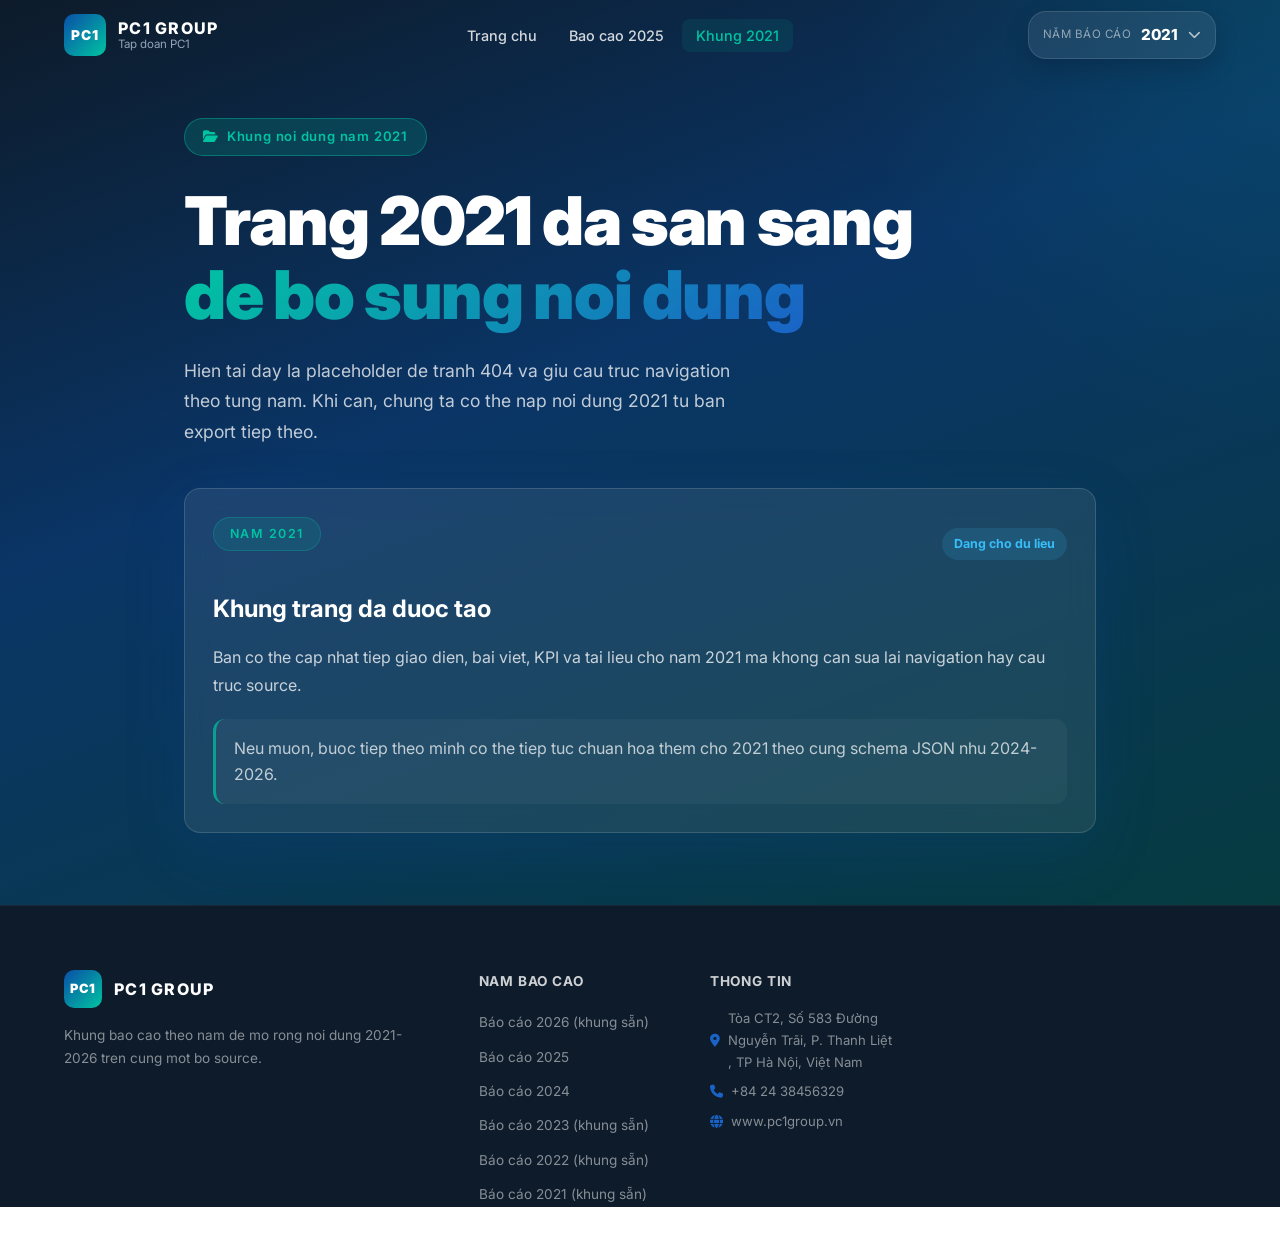
<file: 2021.html>
<!DOCTYPE html>
<html lang="vi">
<head>
  <meta charset="UTF-8" />
  <meta name="viewport" content="width=device-width, initial-scale=1.0" />
  <title>PC1 Group - Khung Bao Cao 2021</title>

  <link rel="preconnect" href="https://fonts.googleapis.com" />
  <link rel="preconnect" href="https://fonts.gstatic.com" crossorigin />
  <link href="https://fonts.googleapis.com/css2?family=Inter:wght@300;400;500;600;700;800;900&display=swap" rel="stylesheet" />
  <link rel="stylesheet" href="https://cdn.jsdelivr.net/npm/@fortawesome/fontawesome-free@6.4.0/css/all.min.css" />
  <link rel="stylesheet" href="css/style.css" />
</head>
<body>
  <header id="header">
    <nav class="navbar container">
      <a href="index.html" class="logo">
        <div class="logo-icon">PC1</div>
        <div class="logo-text">
          <span class="logo-main">PC1 GROUP</span>
          <span class="logo-sub">Tap doan PC1</span>
        </div>
      </a>

      <ul class="nav-links" id="navLinks">
        <li><a href="index.html">Trang chu</a></li>
        <li><a href="2025.html">Bao cao 2025</a></li>
        <li><a href="2021.html" class="active">Khung 2021</a></li>
      </ul>

      <div class="nav-actions">
        <div class="year-switcher-index" data-year-switcher data-current-year="2021"></div>
        <button class="hamburger" id="hamburger" aria-label="menu">
          <span></span><span></span><span></span>
        </button>
      </div>
    </nav>
  </header>

  <section class="year-placeholder-page">
    <div class="container year-placeholder-shell">
      <div class="hero-badge">
        <i class="fas fa-folder-open"></i> Khung noi dung nam 2021
      </div>
      <h1 class="hero-title">
        Trang 2021 da san sang <br />
        <span class="gradient-text">de bo sung noi dung</span>
      </h1>
      <p class="hero-desc">
        Hien tai day la placeholder de tranh 404 va giu cau truc navigation theo tung nam. Khi can, chung ta co the nap noi dung 2021 tu ban export tiep theo.
      </p>

      <div class="year-placeholder-card">
        <div class="year-placeholder-top">
          <div class="section-tag light">Nam 2021</div>
          <span class="year-status pending">Dang cho du lieu</span>
        </div>
        <h2>Khung trang da duoc tao</h2>
        <p>Ban co the cap nhat tiep giao dien, bai viet, KPI va tai lieu cho nam 2021 ma khong can sua lai navigation hay cau truc source.</p>
        <div class="year-placeholder-note">Neu muon, buoc tiep theo minh co the tiep tuc chuan hoa them cho 2021 theo cung schema JSON nhu 2024-2026.</div>
      </div>
    </div>
  </section>

  <footer class="footer">
    <div class="container">
      <div class="footer-grid">
        <div class="footer-brand">
          <div class="footer-logo">
            <div class="logo-icon">PC1</div>
            <span>PC1 GROUP</span>
          </div>
          <p>Khung bao cao theo nam de mo rong noi dung 2021-2026 tren cung mot bo source.</p>
        </div>
        <div class="footer-links">
          <h4>Nam bao cao</h4>
          <ul data-report-year-links data-current-year="2021"></ul>
        </div>
        <div class="footer-info">
          <h4>Thong tin</h4>
          <p><i class="fas fa-map-marker-alt"></i> <span data-contact="address">Tòa CT2, Số 583 Đường Nguyễn Trãi, P. Thanh Liệt , TP Hà Nội, Việt Nam</span></p>
          <p><i class="fas fa-phone"></i> <span data-contact="phone">+84 24 38456329</span></p>
          <p><i class="fas fa-globe"></i> <span data-contact="website">www.pc1group.vn</span></p>
        </div>
      </div>
    </div>
  </footer>

  <button class="back-to-top" id="backToTop" aria-label="Back to top">
    <i class="fas fa-chevron-up"></i>
  </button>
  <div class="toast" id="toast"></div>

  <script src="js/main.js"></script>
</body>
</html>
</file>
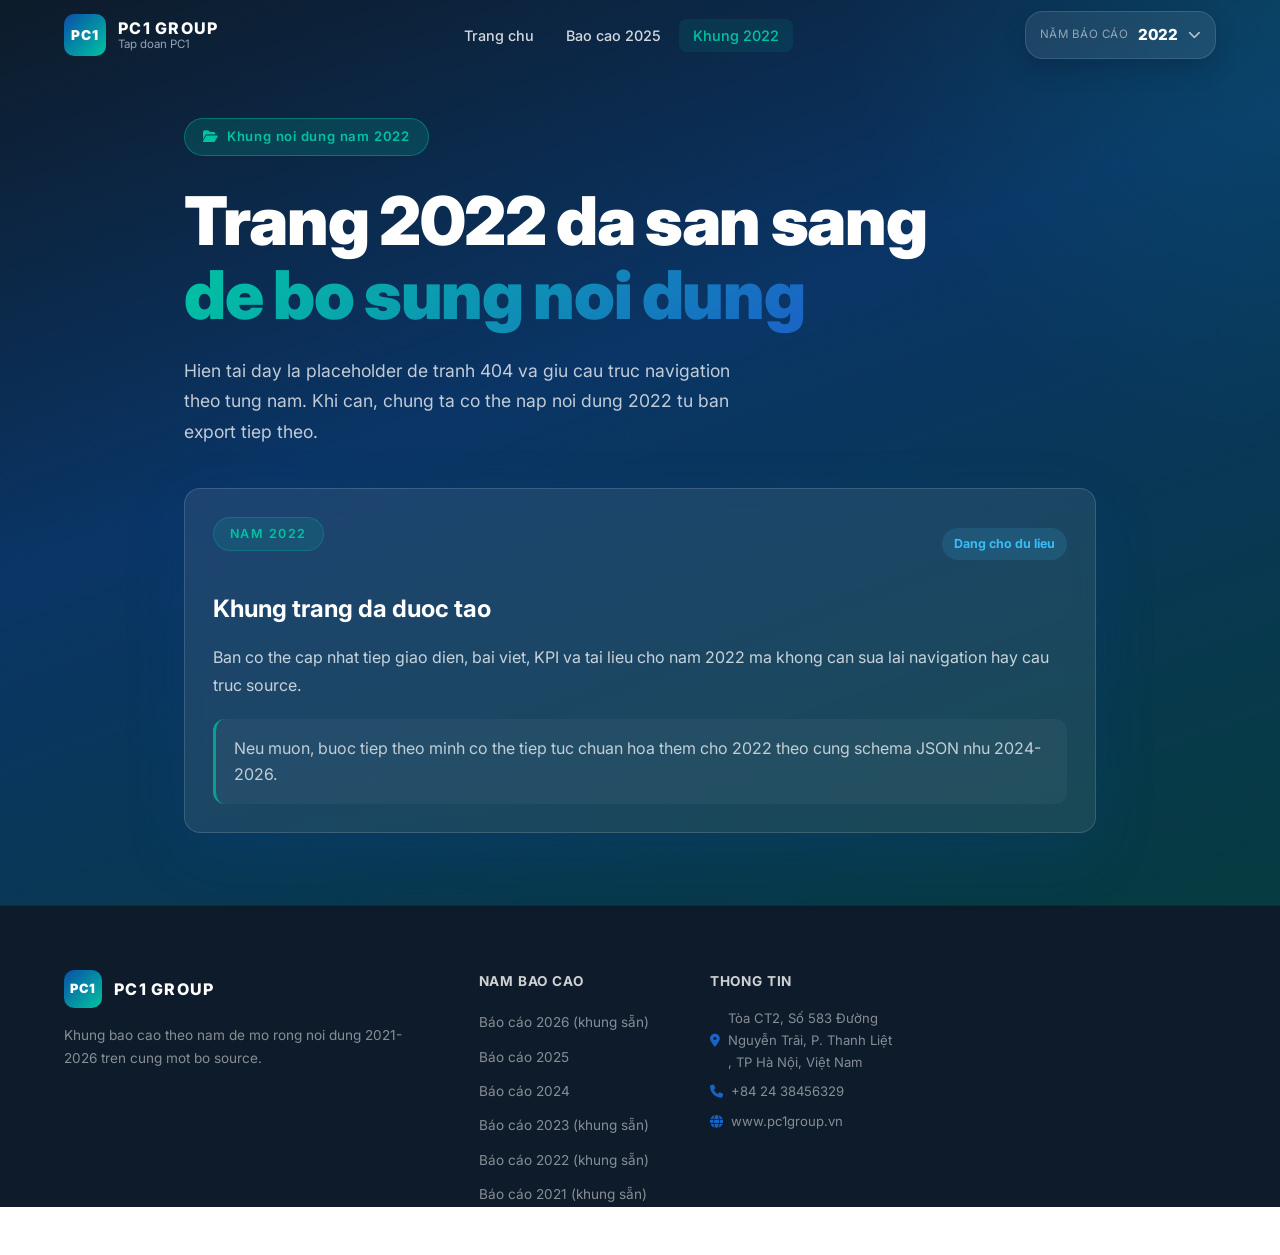
<file: 2022.html>
<!DOCTYPE html>
<html lang="vi">
<head>
  <meta charset="UTF-8" />
  <meta name="viewport" content="width=device-width, initial-scale=1.0" />
  <title>PC1 Group - Khung Bao Cao 2022</title>

  <link rel="preconnect" href="https://fonts.googleapis.com" />
  <link rel="preconnect" href="https://fonts.gstatic.com" crossorigin />
  <link href="https://fonts.googleapis.com/css2?family=Inter:wght@300;400;500;600;700;800;900&display=swap" rel="stylesheet" />
  <link rel="stylesheet" href="https://cdn.jsdelivr.net/npm/@fortawesome/fontawesome-free@6.4.0/css/all.min.css" />
  <link rel="stylesheet" href="css/style.css" />
</head>
<body>
  <header id="header">
    <nav class="navbar container">
      <a href="index.html" class="logo">
        <div class="logo-icon">PC1</div>
        <div class="logo-text">
          <span class="logo-main">PC1 GROUP</span>
          <span class="logo-sub">Tap doan PC1</span>
        </div>
      </a>

      <ul class="nav-links" id="navLinks">
        <li><a href="index.html">Trang chu</a></li>
        <li><a href="2025.html">Bao cao 2025</a></li>
        <li><a href="2022.html" class="active">Khung 2022</a></li>
      </ul>

      <div class="nav-actions">
        <div class="year-switcher-index" data-year-switcher data-current-year="2022"></div>
        <button class="hamburger" id="hamburger" aria-label="menu">
          <span></span><span></span><span></span>
        </button>
      </div>
    </nav>
  </header>

  <section class="year-placeholder-page">
    <div class="container year-placeholder-shell">
      <div class="hero-badge">
        <i class="fas fa-folder-open"></i> Khung noi dung nam 2022
      </div>
      <h1 class="hero-title">
        Trang 2022 da san sang <br />
        <span class="gradient-text">de bo sung noi dung</span>
      </h1>
      <p class="hero-desc">
        Hien tai day la placeholder de tranh 404 va giu cau truc navigation theo tung nam. Khi can, chung ta co the nap noi dung 2022 tu ban export tiep theo.
      </p>

      <div class="year-placeholder-card">
        <div class="year-placeholder-top">
          <div class="section-tag light">Nam 2022</div>
          <span class="year-status pending">Dang cho du lieu</span>
        </div>
        <h2>Khung trang da duoc tao</h2>
        <p>Ban co the cap nhat tiep giao dien, bai viet, KPI va tai lieu cho nam 2022 ma khong can sua lai navigation hay cau truc source.</p>
        <div class="year-placeholder-note">Neu muon, buoc tiep theo minh co the tiep tuc chuan hoa them cho 2022 theo cung schema JSON nhu 2024-2026.</div>
      </div>
    </div>
  </section>

  <footer class="footer">
    <div class="container">
      <div class="footer-grid">
        <div class="footer-brand">
          <div class="footer-logo">
            <div class="logo-icon">PC1</div>
            <span>PC1 GROUP</span>
          </div>
          <p>Khung bao cao theo nam de mo rong noi dung 2021-2026 tren cung mot bo source.</p>
        </div>
        <div class="footer-links">
          <h4>Nam bao cao</h4>
          <ul data-report-year-links data-current-year="2022"></ul>
        </div>
        <div class="footer-info">
          <h4>Thong tin</h4>
          <p><i class="fas fa-map-marker-alt"></i> <span data-contact="address">Tòa CT2, Số 583 Đường Nguyễn Trãi, P. Thanh Liệt , TP Hà Nội, Việt Nam</span></p>
          <p><i class="fas fa-phone"></i> <span data-contact="phone">+84 24 38456329</span></p>
          <p><i class="fas fa-globe"></i> <span data-contact="website">www.pc1group.vn</span></p>
        </div>
      </div>
    </div>
  </footer>

  <button class="back-to-top" id="backToTop" aria-label="Back to top">
    <i class="fas fa-chevron-up"></i>
  </button>
  <div class="toast" id="toast"></div>

  <script src="js/main.js"></script>
</body>
</html>
</file>
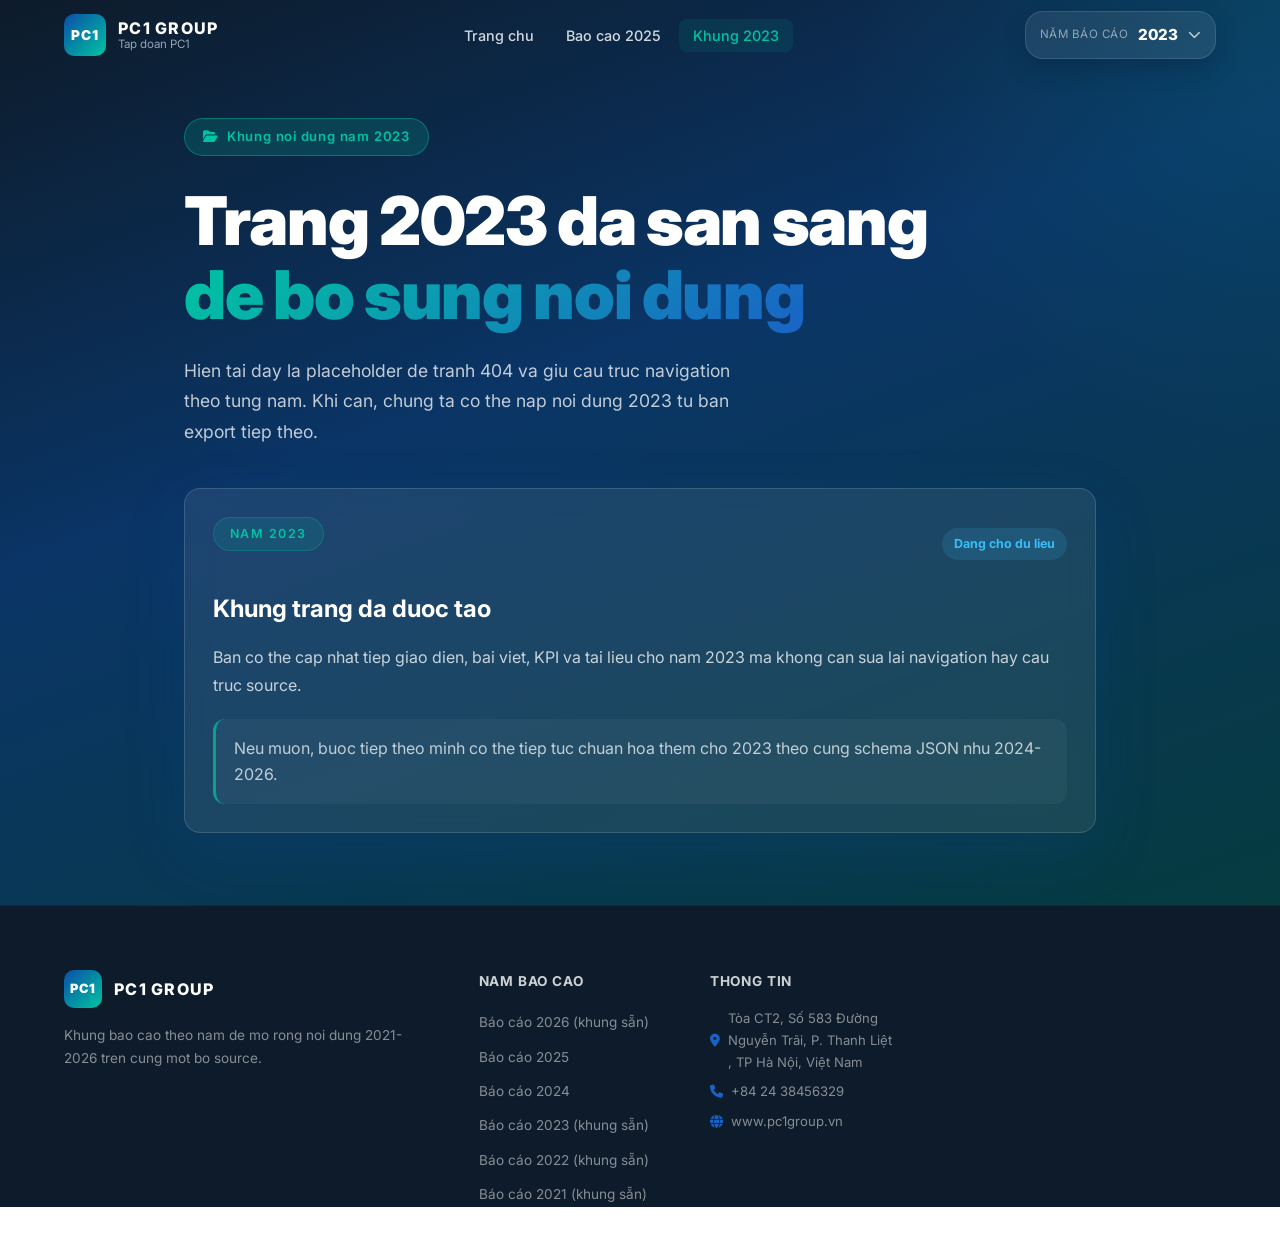
<file: 2023.html>
<!DOCTYPE html>
<html lang="vi">
<head>
  <meta charset="UTF-8" />
  <meta name="viewport" content="width=device-width, initial-scale=1.0" />
  <title>PC1 Group - Khung Bao Cao 2023</title>

  <link rel="preconnect" href="https://fonts.googleapis.com" />
  <link rel="preconnect" href="https://fonts.gstatic.com" crossorigin />
  <link href="https://fonts.googleapis.com/css2?family=Inter:wght@300;400;500;600;700;800;900&display=swap" rel="stylesheet" />
  <link rel="stylesheet" href="https://cdn.jsdelivr.net/npm/@fortawesome/fontawesome-free@6.4.0/css/all.min.css" />
  <link rel="stylesheet" href="css/style.css" />
</head>
<body>
  <header id="header">
    <nav class="navbar container">
      <a href="index.html" class="logo">
        <div class="logo-icon">PC1</div>
        <div class="logo-text">
          <span class="logo-main">PC1 GROUP</span>
          <span class="logo-sub">Tap doan PC1</span>
        </div>
      </a>

      <ul class="nav-links" id="navLinks">
        <li><a href="index.html">Trang chu</a></li>
        <li><a href="2025.html">Bao cao 2025</a></li>
        <li><a href="2023.html" class="active">Khung 2023</a></li>
      </ul>

      <div class="nav-actions">
        <div class="year-switcher-index" data-year-switcher data-current-year="2023"></div>
        <button class="hamburger" id="hamburger" aria-label="menu">
          <span></span><span></span><span></span>
        </button>
      </div>
    </nav>
  </header>

  <section class="year-placeholder-page">
    <div class="container year-placeholder-shell">
      <div class="hero-badge">
        <i class="fas fa-folder-open"></i> Khung noi dung nam 2023
      </div>
      <h1 class="hero-title">
        Trang 2023 da san sang <br />
        <span class="gradient-text">de bo sung noi dung</span>
      </h1>
      <p class="hero-desc">
        Hien tai day la placeholder de tranh 404 va giu cau truc navigation theo tung nam. Khi can, chung ta co the nap noi dung 2023 tu ban export tiep theo.
      </p>

      <div class="year-placeholder-card">
        <div class="year-placeholder-top">
          <div class="section-tag light">Nam 2023</div>
          <span class="year-status pending">Dang cho du lieu</span>
        </div>
        <h2>Khung trang da duoc tao</h2>
        <p>Ban co the cap nhat tiep giao dien, bai viet, KPI va tai lieu cho nam 2023 ma khong can sua lai navigation hay cau truc source.</p>
        <div class="year-placeholder-note">Neu muon, buoc tiep theo minh co the tiep tuc chuan hoa them cho 2023 theo cung schema JSON nhu 2024-2026.</div>
      </div>
    </div>
  </section>

  <footer class="footer">
    <div class="container">
      <div class="footer-grid">
        <div class="footer-brand">
          <div class="footer-logo">
            <div class="logo-icon">PC1</div>
            <span>PC1 GROUP</span>
          </div>
          <p>Khung bao cao theo nam de mo rong noi dung 2021-2026 tren cung mot bo source.</p>
        </div>
        <div class="footer-links">
          <h4>Nam bao cao</h4>
          <ul data-report-year-links data-current-year="2023"></ul>
        </div>
        <div class="footer-info">
          <h4>Thong tin</h4>
          <p><i class="fas fa-map-marker-alt"></i> <span data-contact="address">Tòa CT2, Số 583 Đường Nguyễn Trãi, P. Thanh Liệt , TP Hà Nội, Việt Nam</span></p>
          <p><i class="fas fa-phone"></i> <span data-contact="phone">+84 24 38456329</span></p>
          <p><i class="fas fa-globe"></i> <span data-contact="website">www.pc1group.vn</span></p>
        </div>
      </div>
    </div>
  </footer>

  <button class="back-to-top" id="backToTop" aria-label="Back to top">
    <i class="fas fa-chevron-up"></i>
  </button>
  <div class="toast" id="toast"></div>

  <script src="js/main.js"></script>
</body>
</html>
</file>
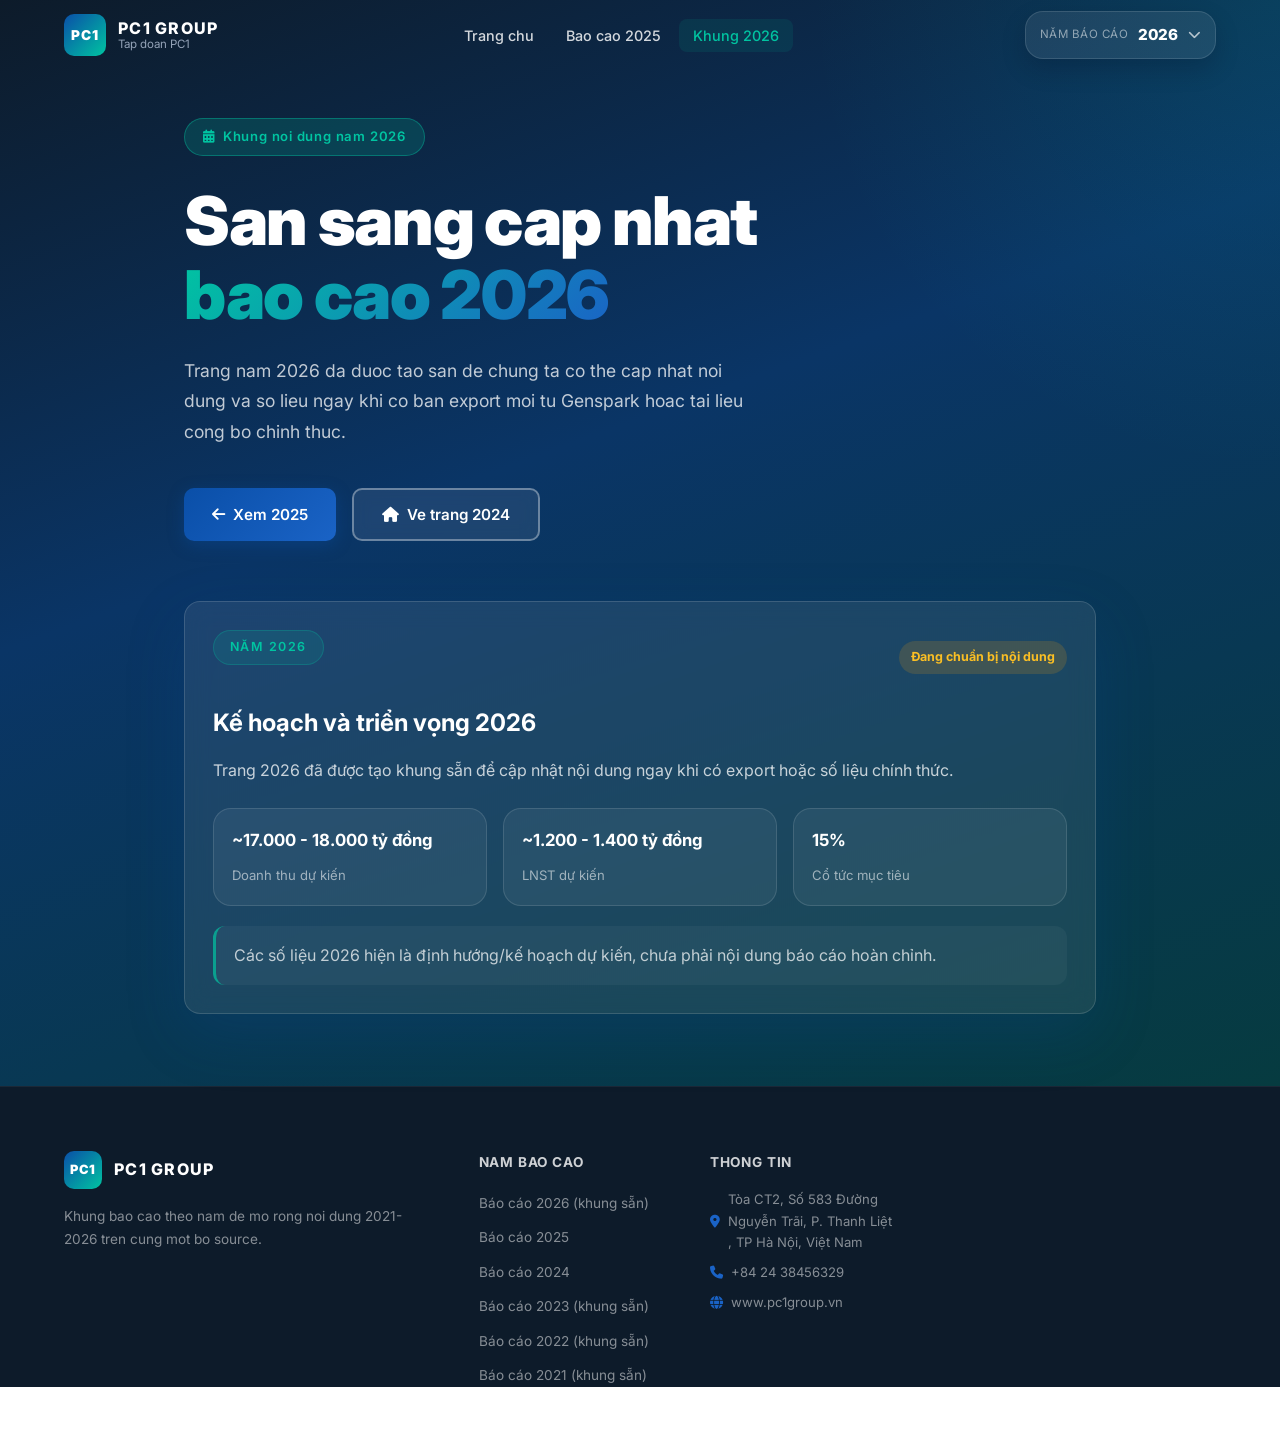
<file: 2026.html>
<!DOCTYPE html>
<html lang="vi">
<head>
  <meta charset="UTF-8" />
  <meta name="viewport" content="width=device-width, initial-scale=1.0" />
  <title>PC1 Group - Khung Bao Cao 2026</title>

  <link rel="preconnect" href="https://fonts.googleapis.com" />
  <link rel="preconnect" href="https://fonts.gstatic.com" crossorigin />
  <link href="https://fonts.googleapis.com/css2?family=Inter:wght@300;400;500;600;700;800;900&display=swap" rel="stylesheet" />
  <link rel="stylesheet" href="https://cdn.jsdelivr.net/npm/@fortawesome/fontawesome-free@6.4.0/css/all.min.css" />
  <link rel="stylesheet" href="css/style.css" />
</head>
<body>
  <header id="header">
    <nav class="navbar container">
      <a href="index.html" class="logo">
        <div class="logo-icon">PC1</div>
        <div class="logo-text">
          <span class="logo-main">PC1 GROUP</span>
          <span class="logo-sub">Tap doan PC1</span>
        </div>
      </a>

      <ul class="nav-links" id="navLinks">
        <li><a href="index.html">Trang chu</a></li>
        <li><a href="2025.html">Bao cao 2025</a></li>
        <li><a href="2026.html" class="active">Khung 2026</a></li>
      </ul>

      <div class="nav-actions">
        <div class="year-switcher-index" data-year-switcher data-current-year="2026"></div>
        <button class="hamburger" id="hamburger" aria-label="menu">
          <span></span><span></span><span></span>
        </button>
      </div>
    </nav>
  </header>

  <section class="year-placeholder-page">
    <div class="container year-placeholder-shell">
      <div class="hero-badge">
        <i class="fas fa-calendar-alt"></i> Khung noi dung nam 2026
      </div>
      <h1 class="hero-title">
        San sang cap nhat <br />
        <span class="gradient-text">bao cao 2026</span>
      </h1>
      <p class="hero-desc">
        Trang nam 2026 da duoc tao san de chung ta co the cap nhat noi dung va so lieu ngay khi co ban export moi tu Genspark hoac tai lieu cong bo chinh thuc.
      </p>

      <div class="hero-cta">
        <a class="btn btn-primary" href="2025.html"><i class="fas fa-arrow-left"></i> Xem 2025</a>
        <a class="btn btn-ghost" href="index.html"><i class="fas fa-home"></i> Ve trang 2024</a>
      </div>

      <div class="year-placeholder-card" data-year-summary="2026"></div>
    </div>
  </section>

  <footer class="footer">
    <div class="container">
      <div class="footer-grid">
        <div class="footer-brand">
          <div class="footer-logo">
            <div class="logo-icon">PC1</div>
            <span>PC1 GROUP</span>
          </div>
          <p>Khung bao cao theo nam de mo rong noi dung 2021-2026 tren cung mot bo source.</p>
        </div>
        <div class="footer-links">
          <h4>Nam bao cao</h4>
          <ul data-report-year-links data-current-year="2026"></ul>
        </div>
        <div class="footer-info">
          <h4>Thong tin</h4>
          <p><i class="fas fa-map-marker-alt"></i> <span data-contact="address">Tòa CT2, Số 583 Đường Nguyễn Trãi, P. Thanh Liệt , TP Hà Nội, Việt Nam</span></p>
          <p><i class="fas fa-phone"></i> <span data-contact="phone">+84 24 38456329</span></p>
          <p><i class="fas fa-globe"></i> <span data-contact="website">www.pc1group.vn</span></p>
        </div>
      </div>
    </div>
  </footer>

  <button class="back-to-top" id="backToTop" aria-label="Back to top">
    <i class="fas fa-chevron-up"></i>
  </button>
  <div class="toast" id="toast"></div>

  <script src="js/main.js"></script>
</body>
</html>
</file>
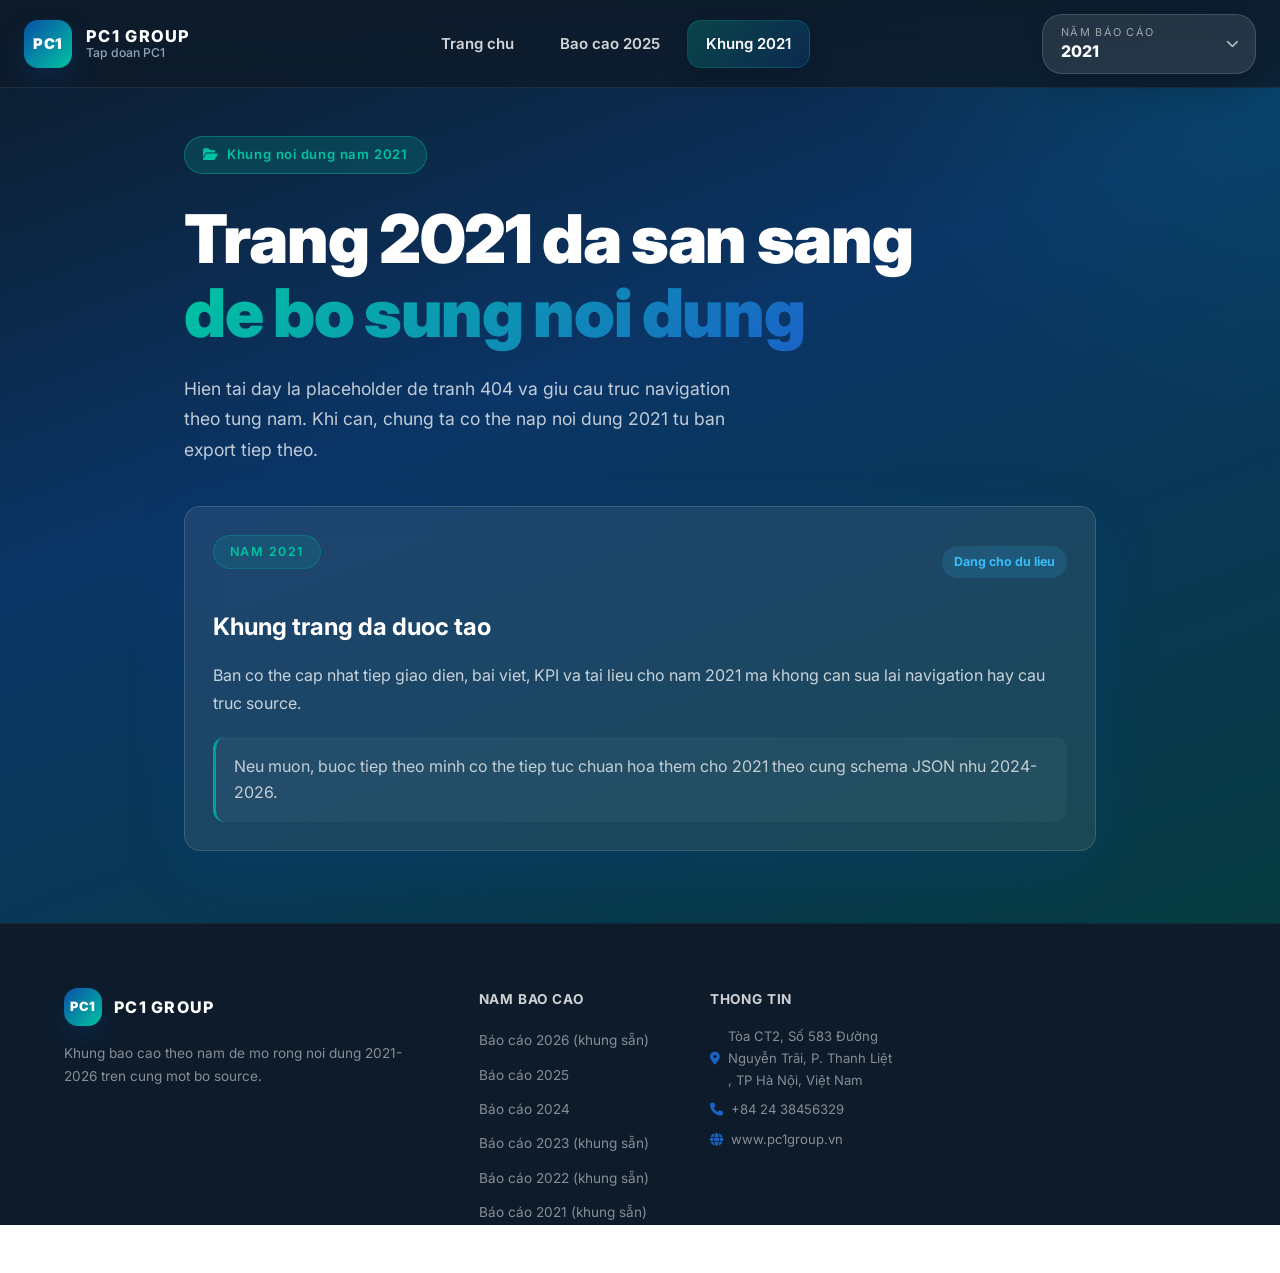
<file: pages/2021.html>
﻿<!DOCTYPE html>
<html lang="vi">
<head>
  <meta charset="UTF-8" />
  <meta name="viewport" content="width=device-width, initial-scale=1.0" />
  <title>PC1 Group - Khung Bao Cao 2021</title>

  <link rel="preconnect" href="https://fonts.googleapis.com" />
  <link rel="preconnect" href="https://fonts.gstatic.com" crossorigin />
  <link href="https://fonts.googleapis.com/css2?family=Inter:wght@300;400;500;600;700;800;900&display=swap" rel="stylesheet" />
  <link rel="stylesheet" href="https://cdn.jsdelivr.net/npm/@fortawesome/fontawesome-free@6.4.0/css/all.min.css" />
  <link rel="stylesheet" href="../assets/css/style.css" />
</head>
<body>
  <header id="header">
    <nav class="navbar container">
      <a href="index.html" class="logo">
        <div class="logo-icon">PC1</div>
        <div class="logo-text">
          <span class="logo-main">PC1 GROUP</span>
          <span class="logo-sub">Tap doan PC1</span>
        </div>
      </a>

      <ul class="nav-links" id="navLinks">
        <li><a href="index.html">Trang chu</a></li>
        <li><a href="2025.html">Bao cao 2025</a></li>
        <li><a href="2021.html" class="active">Khung 2021</a></li>
      </ul>

      <div class="nav-actions">
        <div class="year-switcher-index" data-year-switcher data-current-year="2021"></div>
        <button class="hamburger" id="hamburger" aria-label="menu">
          <span></span><span></span><span></span>
        </button>
      </div>
    </nav>
  </header>

  <section class="year-placeholder-page">
    <div class="container year-placeholder-shell">
      <div class="hero-badge">
        <i class="fas fa-folder-open"></i> Khung noi dung nam 2021
      </div>
      <h1 class="hero-title">
        Trang 2021 da san sang <br />
        <span class="gradient-text">de bo sung noi dung</span>
      </h1>
      <p class="hero-desc">
        Hien tai day la placeholder de tranh 404 va giu cau truc navigation theo tung nam. Khi can, chung ta co the nap noi dung 2021 tu ban export tiep theo.
      </p>

      <div class="year-placeholder-card">
        <div class="year-placeholder-top">
          <div class="section-tag light">Nam 2021</div>
          <span class="year-status pending">Dang cho du lieu</span>
        </div>
        <h2>Khung trang da duoc tao</h2>
        <p>Ban co the cap nhat tiep giao dien, bai viet, KPI va tai lieu cho nam 2021 ma khong can sua lai navigation hay cau truc source.</p>
        <div class="year-placeholder-note">Neu muon, buoc tiep theo minh co the tiep tuc chuan hoa them cho 2021 theo cung schema JSON nhu 2024-2026.</div>
      </div>
    </div>
  </section>

  <footer class="footer">
    <div class="container">
      <div class="footer-grid">
        <div class="footer-brand">
          <div class="footer-logo">
            <div class="logo-icon">PC1</div>
            <span>PC1 GROUP</span>
          </div>
          <p>Khung bao cao theo nam de mo rong noi dung 2021-2026 tren cung mot bo source.</p>
        </div>
        <div class="footer-links">
          <h4>Nam bao cao</h4>
          <ul data-report-year-links data-current-year="2021"></ul>
        </div>
        <div class="footer-info">
          <h4>Thong tin</h4>
          <p><i class="fas fa-map-marker-alt"></i> <span data-contact="address">Tòa CT2, Số 583 Đường Nguyễn Trãi, P. Thanh Liệt , TP Hà Nội, Việt Nam</span></p>
          <p><i class="fas fa-phone"></i> <span data-contact="phone">+84 24 38456329</span></p>
          <p><i class="fas fa-globe"></i> <span data-contact="website">www.pc1group.vn</span></p>
        </div>
      </div>
    </div>
  </footer>

  <button class="back-to-top" id="backToTop" aria-label="Back to top">
    <i class="fas fa-chevron-up"></i>
  </button>
  <div class="toast" id="toast"></div>

  <script src="../assets/js/main.js"></script>
</body>
</html>
</file>
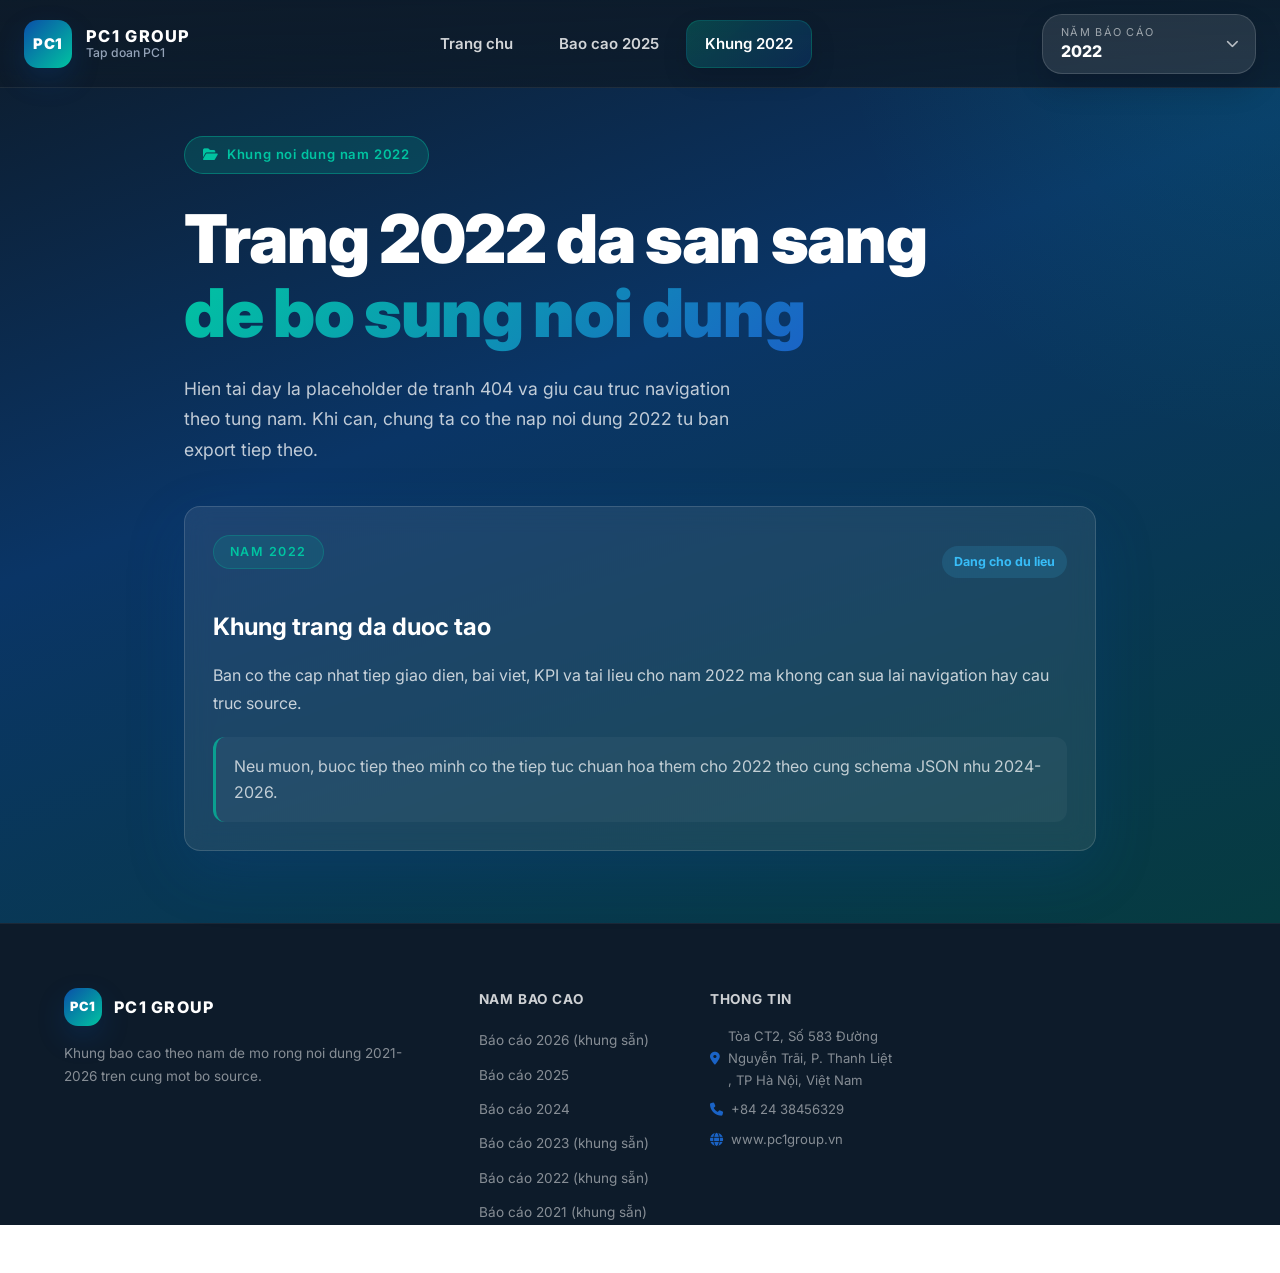
<file: pages/2022.html>
﻿<!DOCTYPE html>
<html lang="vi">
<head>
  <meta charset="UTF-8" />
  <meta name="viewport" content="width=device-width, initial-scale=1.0" />
  <title>PC1 Group - Khung Bao Cao 2022</title>

  <link rel="preconnect" href="https://fonts.googleapis.com" />
  <link rel="preconnect" href="https://fonts.gstatic.com" crossorigin />
  <link href="https://fonts.googleapis.com/css2?family=Inter:wght@300;400;500;600;700;800;900&display=swap" rel="stylesheet" />
  <link rel="stylesheet" href="https://cdn.jsdelivr.net/npm/@fortawesome/fontawesome-free@6.4.0/css/all.min.css" />
  <link rel="stylesheet" href="../assets/css/style.css" />
</head>
<body>
  <header id="header">
    <nav class="navbar container">
      <a href="index.html" class="logo">
        <div class="logo-icon">PC1</div>
        <div class="logo-text">
          <span class="logo-main">PC1 GROUP</span>
          <span class="logo-sub">Tap doan PC1</span>
        </div>
      </a>

      <ul class="nav-links" id="navLinks">
        <li><a href="index.html">Trang chu</a></li>
        <li><a href="2025.html">Bao cao 2025</a></li>
        <li><a href="2022.html" class="active">Khung 2022</a></li>
      </ul>

      <div class="nav-actions">
        <div class="year-switcher-index" data-year-switcher data-current-year="2022"></div>
        <button class="hamburger" id="hamburger" aria-label="menu">
          <span></span><span></span><span></span>
        </button>
      </div>
    </nav>
  </header>

  <section class="year-placeholder-page">
    <div class="container year-placeholder-shell">
      <div class="hero-badge">
        <i class="fas fa-folder-open"></i> Khung noi dung nam 2022
      </div>
      <h1 class="hero-title">
        Trang 2022 da san sang <br />
        <span class="gradient-text">de bo sung noi dung</span>
      </h1>
      <p class="hero-desc">
        Hien tai day la placeholder de tranh 404 va giu cau truc navigation theo tung nam. Khi can, chung ta co the nap noi dung 2022 tu ban export tiep theo.
      </p>

      <div class="year-placeholder-card">
        <div class="year-placeholder-top">
          <div class="section-tag light">Nam 2022</div>
          <span class="year-status pending">Dang cho du lieu</span>
        </div>
        <h2>Khung trang da duoc tao</h2>
        <p>Ban co the cap nhat tiep giao dien, bai viet, KPI va tai lieu cho nam 2022 ma khong can sua lai navigation hay cau truc source.</p>
        <div class="year-placeholder-note">Neu muon, buoc tiep theo minh co the tiep tuc chuan hoa them cho 2022 theo cung schema JSON nhu 2024-2026.</div>
      </div>
    </div>
  </section>

  <footer class="footer">
    <div class="container">
      <div class="footer-grid">
        <div class="footer-brand">
          <div class="footer-logo">
            <div class="logo-icon">PC1</div>
            <span>PC1 GROUP</span>
          </div>
          <p>Khung bao cao theo nam de mo rong noi dung 2021-2026 tren cung mot bo source.</p>
        </div>
        <div class="footer-links">
          <h4>Nam bao cao</h4>
          <ul data-report-year-links data-current-year="2022"></ul>
        </div>
        <div class="footer-info">
          <h4>Thong tin</h4>
          <p><i class="fas fa-map-marker-alt"></i> <span data-contact="address">Tòa CT2, Số 583 Đường Nguyễn Trãi, P. Thanh Liệt , TP Hà Nội, Việt Nam</span></p>
          <p><i class="fas fa-phone"></i> <span data-contact="phone">+84 24 38456329</span></p>
          <p><i class="fas fa-globe"></i> <span data-contact="website">www.pc1group.vn</span></p>
        </div>
      </div>
    </div>
  </footer>

  <button class="back-to-top" id="backToTop" aria-label="Back to top">
    <i class="fas fa-chevron-up"></i>
  </button>
  <div class="toast" id="toast"></div>

  <script src="../assets/js/main.js"></script>
</body>
</html>
</file>
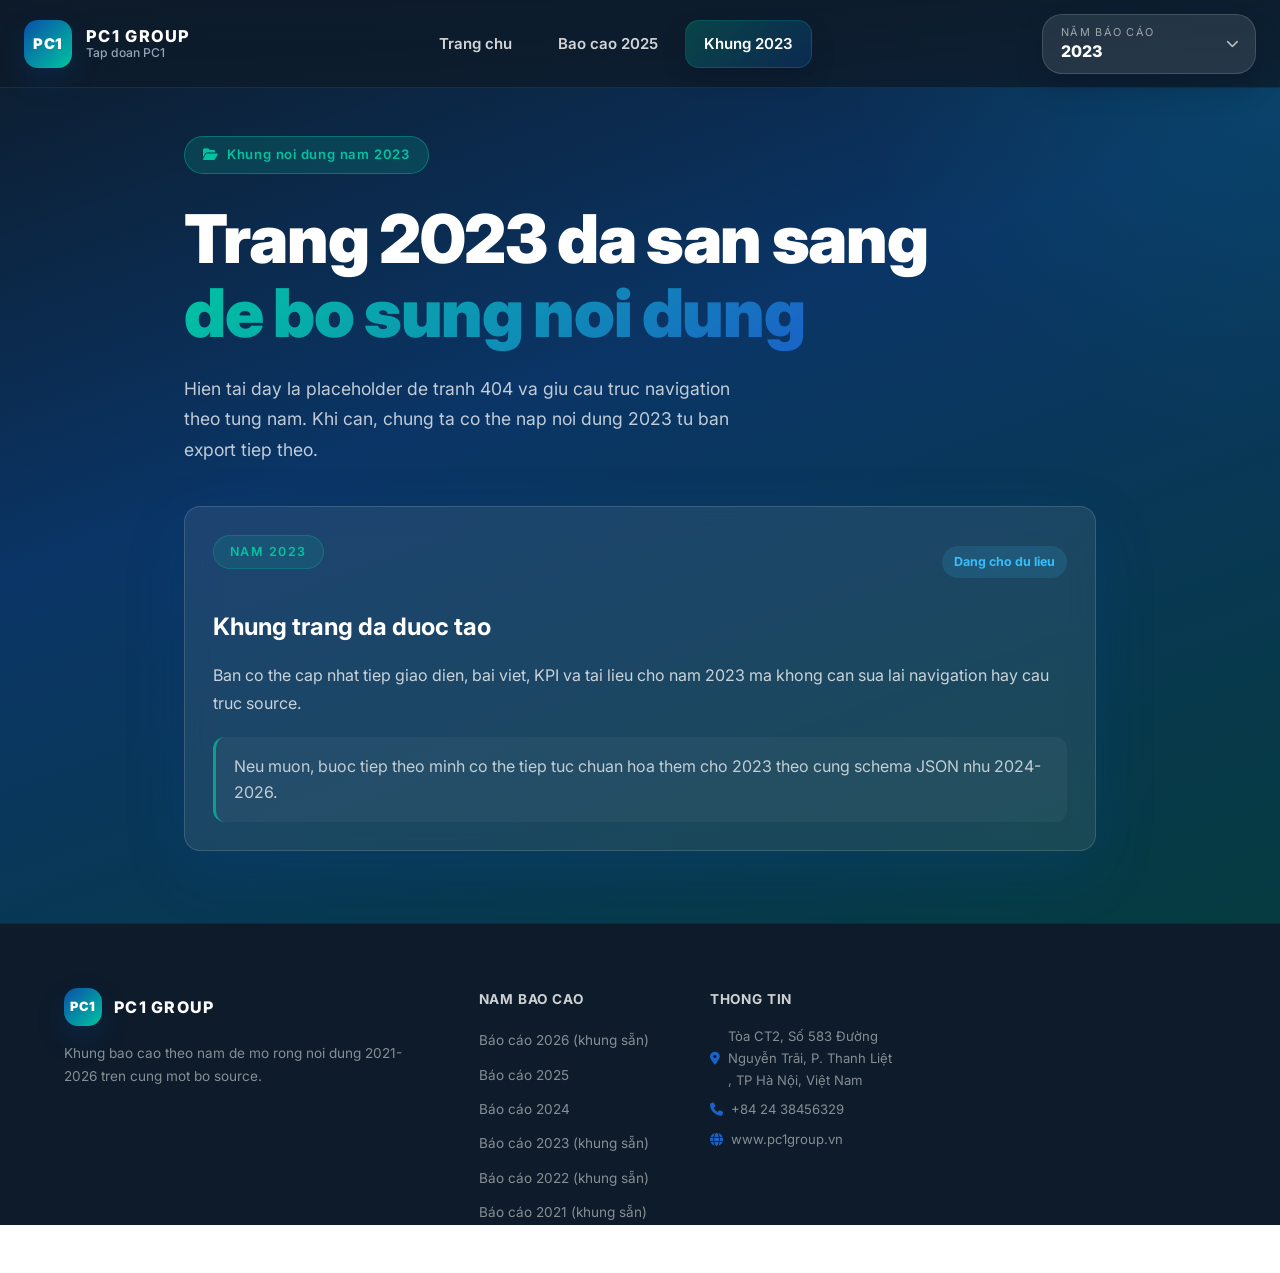
<file: pages/2023.html>
﻿<!DOCTYPE html>
<html lang="vi">
<head>
  <meta charset="UTF-8" />
  <meta name="viewport" content="width=device-width, initial-scale=1.0" />
  <title>PC1 Group - Khung Bao Cao 2023</title>

  <link rel="preconnect" href="https://fonts.googleapis.com" />
  <link rel="preconnect" href="https://fonts.gstatic.com" crossorigin />
  <link href="https://fonts.googleapis.com/css2?family=Inter:wght@300;400;500;600;700;800;900&display=swap" rel="stylesheet" />
  <link rel="stylesheet" href="https://cdn.jsdelivr.net/npm/@fortawesome/fontawesome-free@6.4.0/css/all.min.css" />
  <link rel="stylesheet" href="../assets/css/style.css" />
</head>
<body>
  <header id="header">
    <nav class="navbar container">
      <a href="index.html" class="logo">
        <div class="logo-icon">PC1</div>
        <div class="logo-text">
          <span class="logo-main">PC1 GROUP</span>
          <span class="logo-sub">Tap doan PC1</span>
        </div>
      </a>

      <ul class="nav-links" id="navLinks">
        <li><a href="index.html">Trang chu</a></li>
        <li><a href="2025.html">Bao cao 2025</a></li>
        <li><a href="2023.html" class="active">Khung 2023</a></li>
      </ul>

      <div class="nav-actions">
        <div class="year-switcher-index" data-year-switcher data-current-year="2023"></div>
        <button class="hamburger" id="hamburger" aria-label="menu">
          <span></span><span></span><span></span>
        </button>
      </div>
    </nav>
  </header>

  <section class="year-placeholder-page">
    <div class="container year-placeholder-shell">
      <div class="hero-badge">
        <i class="fas fa-folder-open"></i> Khung noi dung nam 2023
      </div>
      <h1 class="hero-title">
        Trang 2023 da san sang <br />
        <span class="gradient-text">de bo sung noi dung</span>
      </h1>
      <p class="hero-desc">
        Hien tai day la placeholder de tranh 404 va giu cau truc navigation theo tung nam. Khi can, chung ta co the nap noi dung 2023 tu ban export tiep theo.
      </p>

      <div class="year-placeholder-card">
        <div class="year-placeholder-top">
          <div class="section-tag light">Nam 2023</div>
          <span class="year-status pending">Dang cho du lieu</span>
        </div>
        <h2>Khung trang da duoc tao</h2>
        <p>Ban co the cap nhat tiep giao dien, bai viet, KPI va tai lieu cho nam 2023 ma khong can sua lai navigation hay cau truc source.</p>
        <div class="year-placeholder-note">Neu muon, buoc tiep theo minh co the tiep tuc chuan hoa them cho 2023 theo cung schema JSON nhu 2024-2026.</div>
      </div>
    </div>
  </section>

  <footer class="footer">
    <div class="container">
      <div class="footer-grid">
        <div class="footer-brand">
          <div class="footer-logo">
            <div class="logo-icon">PC1</div>
            <span>PC1 GROUP</span>
          </div>
          <p>Khung bao cao theo nam de mo rong noi dung 2021-2026 tren cung mot bo source.</p>
        </div>
        <div class="footer-links">
          <h4>Nam bao cao</h4>
          <ul data-report-year-links data-current-year="2023"></ul>
        </div>
        <div class="footer-info">
          <h4>Thong tin</h4>
          <p><i class="fas fa-map-marker-alt"></i> <span data-contact="address">Tòa CT2, Số 583 Đường Nguyễn Trãi, P. Thanh Liệt , TP Hà Nội, Việt Nam</span></p>
          <p><i class="fas fa-phone"></i> <span data-contact="phone">+84 24 38456329</span></p>
          <p><i class="fas fa-globe"></i> <span data-contact="website">www.pc1group.vn</span></p>
        </div>
      </div>
    </div>
  </footer>

  <button class="back-to-top" id="backToTop" aria-label="Back to top">
    <i class="fas fa-chevron-up"></i>
  </button>
  <div class="toast" id="toast"></div>

  <script src="../assets/js/main.js"></script>
</body>
</html>
</file>
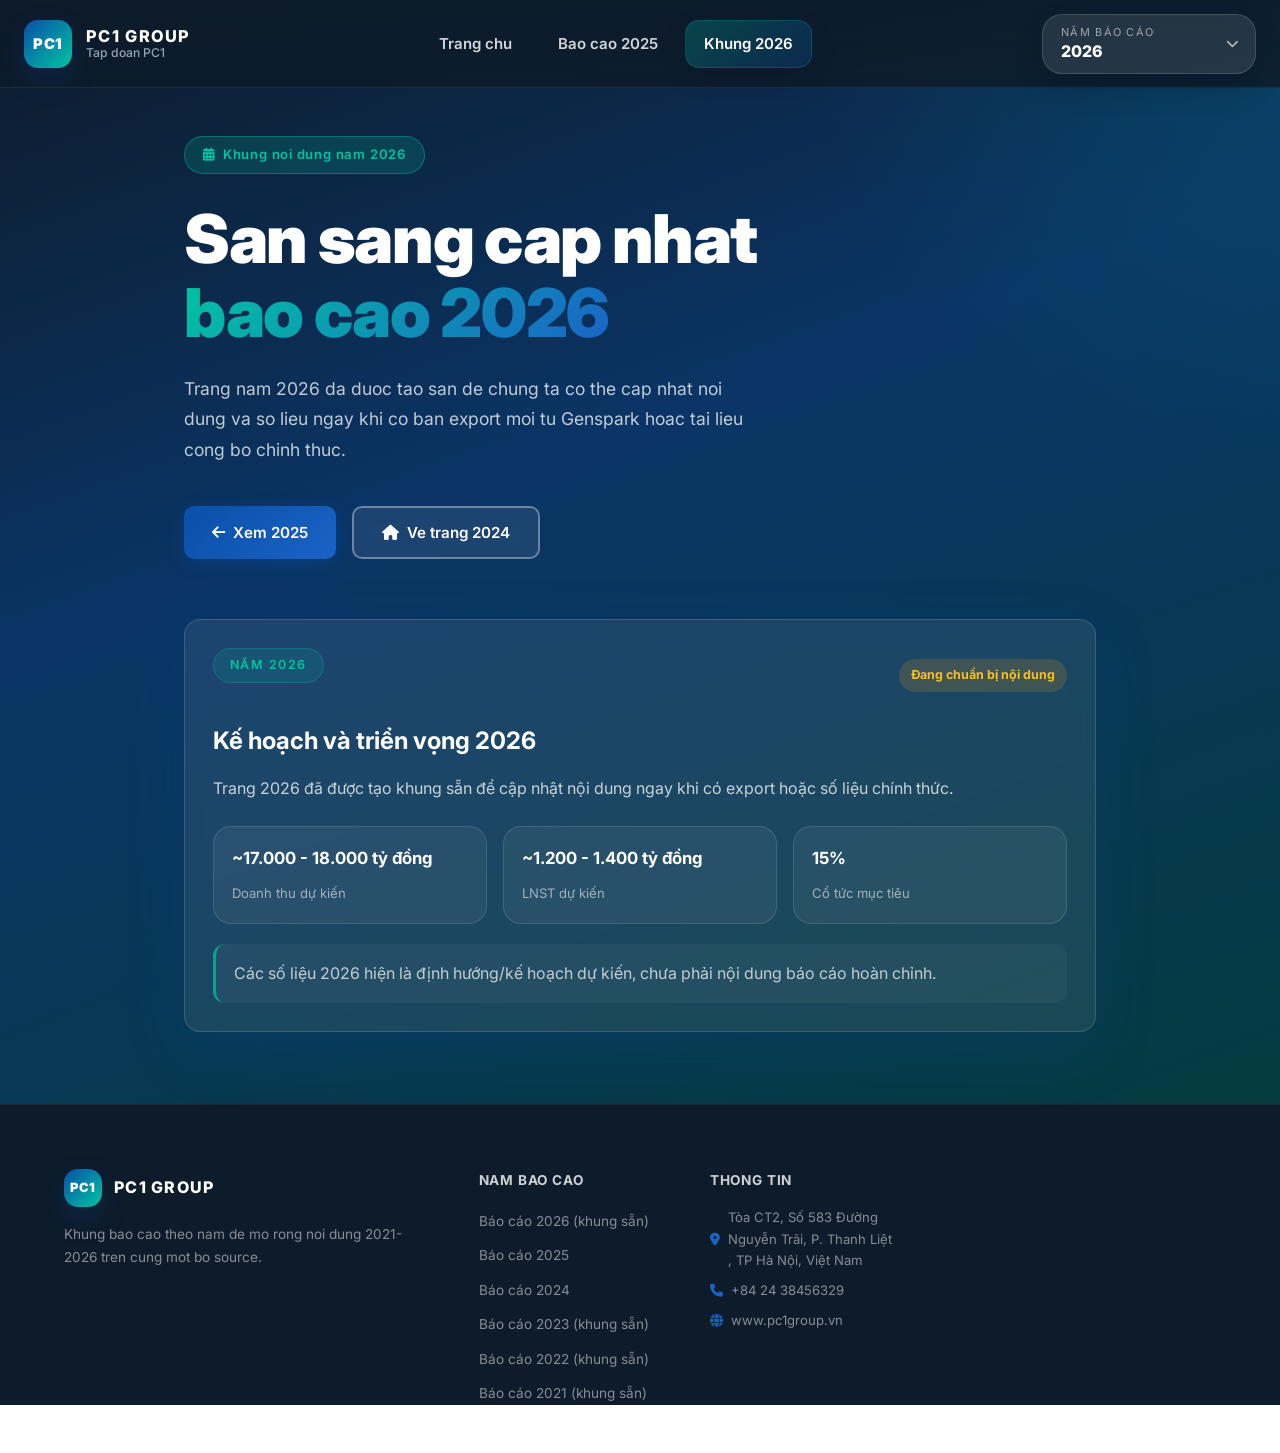
<file: pages/2026.html>
﻿<!DOCTYPE html>
<html lang="vi">
<head>
  <meta charset="UTF-8" />
  <meta name="viewport" content="width=device-width, initial-scale=1.0" />
  <title>PC1 Group - Khung Bao Cao 2026</title>

  <link rel="preconnect" href="https://fonts.googleapis.com" />
  <link rel="preconnect" href="https://fonts.gstatic.com" crossorigin />
  <link href="https://fonts.googleapis.com/css2?family=Inter:wght@300;400;500;600;700;800;900&display=swap" rel="stylesheet" />
  <link rel="stylesheet" href="https://cdn.jsdelivr.net/npm/@fortawesome/fontawesome-free@6.4.0/css/all.min.css" />
  <link rel="stylesheet" href="../assets/css/style.css" />
</head>
<body>
  <header id="header">
    <nav class="navbar container">
      <a href="index.html" class="logo">
        <div class="logo-icon">PC1</div>
        <div class="logo-text">
          <span class="logo-main">PC1 GROUP</span>
          <span class="logo-sub">Tap doan PC1</span>
        </div>
      </a>

      <ul class="nav-links" id="navLinks">
        <li><a href="index.html">Trang chu</a></li>
        <li><a href="2025.html">Bao cao 2025</a></li>
        <li><a href="2026.html" class="active">Khung 2026</a></li>
      </ul>

      <div class="nav-actions">
        <div class="year-switcher-index" data-year-switcher data-current-year="2026"></div>
        <button class="hamburger" id="hamburger" aria-label="menu">
          <span></span><span></span><span></span>
        </button>
      </div>
    </nav>
  </header>

  <section class="year-placeholder-page">
    <div class="container year-placeholder-shell">
      <div class="hero-badge">
        <i class="fas fa-calendar-alt"></i> Khung noi dung nam 2026
      </div>
      <h1 class="hero-title">
        San sang cap nhat <br />
        <span class="gradient-text">bao cao 2026</span>
      </h1>
      <p class="hero-desc">
        Trang nam 2026 da duoc tao san de chung ta co the cap nhat noi dung va so lieu ngay khi co ban export moi tu Genspark hoac tai lieu cong bo chinh thuc.
      </p>

      <div class="hero-cta">
        <a class="btn btn-primary" href="2025.html"><i class="fas fa-arrow-left"></i> Xem 2025</a>
        <a class="btn btn-ghost" href="index.html"><i class="fas fa-home"></i> Ve trang 2024</a>
      </div>

      <div class="year-placeholder-card" data-year-summary="2026"></div>
    </div>
  </section>

  <footer class="footer">
    <div class="container">
      <div class="footer-grid">
        <div class="footer-brand">
          <div class="footer-logo">
            <div class="logo-icon">PC1</div>
            <span>PC1 GROUP</span>
          </div>
          <p>Khung bao cao theo nam de mo rong noi dung 2021-2026 tren cung mot bo source.</p>
        </div>
        <div class="footer-links">
          <h4>Nam bao cao</h4>
          <ul data-report-year-links data-current-year="2026"></ul>
        </div>
        <div class="footer-info">
          <h4>Thong tin</h4>
          <p><i class="fas fa-map-marker-alt"></i> <span data-contact="address">Tòa CT2, Số 583 Đường Nguyễn Trãi, P. Thanh Liệt , TP Hà Nội, Việt Nam</span></p>
          <p><i class="fas fa-phone"></i> <span data-contact="phone">+84 24 38456329</span></p>
          <p><i class="fas fa-globe"></i> <span data-contact="website">www.pc1group.vn</span></p>
        </div>
      </div>
    </div>
  </footer>

  <button class="back-to-top" id="backToTop" aria-label="Back to top">
    <i class="fas fa-chevron-up"></i>
  </button>
  <div class="toast" id="toast"></div>

  <script src="../assets/js/main.js"></script>
</body>
</html>
</file>
<file: css/style.css>
/* =====================================================
   PC1 GROUP — Corporate Report Website
   Style: Modern Corporate, Energy Industry
   ===================================================== */

/* ===== CSS VARIABLES ===== */
:root {
  --primary: #0a4fa8;
  --primary-light: #1a63c6;
  --primary-dark: #063580;
  --accent: #00c4a1;
  --accent-light: #00e5bb;
  --green: #16a34a;
  --green-light: #22c55e;
  --orange: #ea580c;
  --blue: #0369a1;
  --purple: #7c3aed;
  --teal: #0d9488;

  --dark: #0d1b2a;
  --dark-2: #112240;
  --dark-3: #1a2f4e;
  --card-bg: #fff;
  --light: #f0f6ff;
  --light-2: #e8f4ff;
  --border: #dbe8f8;

  --text: #1e293b;
  --text-2: #475569;
  --text-3: #94a3b8;
  --text-light: #cbd5e1;

  --font: 'Inter', -apple-system, BlinkMacSystemFont, sans-serif;
  --radius: 16px;
  --radius-sm: 10px;
  --shadow: 0 4px 24px rgba(10,79,168,0.10);
  --shadow-md: 0 8px 40px rgba(10,79,168,0.14);
  --shadow-lg: 0 20px 60px rgba(10,79,168,0.18);
  --transition: all 0.3s cubic-bezier(0.4,0,0.2,1);

  --header-h: 70px;
}

/* ===== RESET ===== */
*, *::before, *::after { box-sizing: border-box; margin: 0; padding: 0; }
html { scroll-behavior: smooth; font-size: 16px; }
body {
  font-family: var(--font);
  color: var(--text);
  background: #fff;
  overflow-x: hidden;
  line-height: 1.65;
}
img { max-width: 100%; display: block; }
a { color: inherit; text-decoration: none; }
ul { list-style: none; }
button { cursor: pointer; border: none; background: none; font-family: var(--font); }
input, select, textarea { font-family: var(--font); }

/* ===== SCROLLBAR ===== */
::-webkit-scrollbar { width: 6px; }
::-webkit-scrollbar-track { background: var(--dark); }
::-webkit-scrollbar-thumb { background: var(--primary); border-radius: 3px; }

/* ===== UTILITIES ===== */
.container { max-width: 1200px; margin: 0 auto; padding: 0 24px; }
.section { padding: 96px 0; }
.section-dark { background: var(--dark); }
.section-light { background: var(--light); }
.section-gradient { background: linear-gradient(135deg, var(--dark-2) 0%, var(--dark-3) 100%); }

.section-tag {
  display: inline-flex;
  align-items: center;
  gap: 8px;
  font-size: 0.78rem;
  font-weight: 600;
  letter-spacing: 0.12em;
  text-transform: uppercase;
  color: var(--primary);
  background: var(--light-2);
  padding: 6px 16px;
  border-radius: 99px;
  margin-bottom: 20px;
  border: 1px solid var(--border);
}
.section-tag.light {
  color: var(--accent);
  background: rgba(0,196,161,0.12);
  border-color: rgba(0,196,161,0.25);
}

.section-title {
  font-size: clamp(2rem, 4vw, 2.8rem);
  font-weight: 800;
  line-height: 1.2;
  color: var(--text);
  margin-bottom: 20px;
}
.section-title.light { color: #fff; }
.section-subtitle {
  font-size: 1.05rem;
  color: var(--text-2);
  max-width: 620px;
  margin-bottom: 56px;
  line-height: 1.75;
}
.section-subtitle.light { color: var(--text-light); }

.gradient-text {
  background: linear-gradient(135deg, var(--accent) 0%, var(--primary-light) 100%);
  -webkit-background-clip: text;
  -webkit-text-fill-color: transparent;
  background-clip: text;
}

/* ===== BUTTONS ===== */
.btn {
  display: inline-flex;
  align-items: center;
  gap: 8px;
  padding: 12px 28px;
  border-radius: 10px;
  font-weight: 600;
  font-size: 0.95rem;
  transition: var(--transition);
  white-space: nowrap;
}
.btn-primary {
  background: linear-gradient(135deg, var(--primary) 0%, var(--primary-light) 100%);
  color: #fff;
  box-shadow: 0 4px 16px rgba(10,79,168,0.35);
}
.btn-primary:hover {
  transform: translateY(-2px);
  box-shadow: 0 8px 24px rgba(10,79,168,0.45);
}
.btn-outline {
  border: 2px solid var(--primary);
  color: var(--primary);
  background: transparent;
}
.btn-outline:hover {
  background: var(--primary);
  color: #fff;
  transform: translateY(-2px);
}
.btn-ghost {
  border: 2px solid rgba(255,255,255,0.35);
  color: #fff;
  background: rgba(255,255,255,0.08);
  backdrop-filter: blur(8px);
}
.btn-ghost:hover {
  background: rgba(255,255,255,0.18);
  border-color: rgba(255,255,255,0.6);
  transform: translateY(-2px);
}
.btn-sm { padding: 8px 18px; font-size: 0.875rem; }
.btn-full { width: 100%; justify-content: center; }

/* ===== HEADER ===== */
#header {
  position: fixed;
  top: 0;
  left: 0;
  right: 0;
  z-index: 1000;
  height: var(--header-h);
  transition: var(--transition);
}
#header.scrolled {
  background: rgba(13,27,42,0.96);
  backdrop-filter: blur(16px);
  box-shadow: 0 2px 24px rgba(0,0,0,0.3);
}
.navbar {
  display: flex;
  align-items: center;
  justify-content: space-between;
  height: var(--header-h);
  gap: 24px;
}
.logo {
  display: flex;
  align-items: center;
  gap: 12px;
  flex-shrink: 0;
}
.logo-icon {
  width: 42px;
  height: 42px;
  background: linear-gradient(135deg, var(--primary) 0%, var(--accent) 100%);
  border-radius: 10px;
  display: flex;
  align-items: center;
  justify-content: center;
  font-weight: 900;
  font-size: 0.85rem;
  color: #fff;
  letter-spacing: 0.05em;
}
.logo-text { display: flex; flex-direction: column; line-height: 1.2; }
.logo-main { font-weight: 800; color: #fff; font-size: 1rem; letter-spacing: 0.08em; }
.logo-sub { font-size: 0.72rem; color: var(--text-3); font-weight: 400; }

.nav-links {
  display: flex;
  align-items: center;
  gap: 4px;
}
.nav-links a {
  padding: 8px 14px;
  border-radius: 8px;
  font-size: 0.9rem;
  font-weight: 500;
  color: rgba(255,255,255,0.82);
  transition: var(--transition);
}
.nav-links a:hover {
  color: #fff;
  background: rgba(255,255,255,0.1);
}

.nav-actions { display: flex; align-items: center; gap: 12px; }

.hamburger {
  display: none;
  flex-direction: column;
  gap: 5px;
  padding: 8px;
}
.hamburger span {
  display: block;
  width: 22px;
  height: 2px;
  background: #fff;
  border-radius: 2px;
  transition: var(--transition);
}

/* ===== HERO ===== */
#hero {
  min-height: 100vh;
  display: flex;
  align-items: center;
  position: relative;
  overflow: hidden;
  padding: calc(var(--header-h) + 40px) 0 60px;
}
.hero-bg {
  position: absolute;
  inset: 0;
  background: linear-gradient(160deg, #0d1b2a 0%, #0a3566 40%, #063b40 100%);
  z-index: 0;
}
.hero-overlay {
  position: absolute;
  inset: 0;
  background:
    radial-gradient(ellipse at 70% 40%, rgba(0,196,161,0.12) 0%, transparent 60%),
    radial-gradient(ellipse at 20% 80%, rgba(10,79,168,0.2) 0%, transparent 55%);
}

/* Particle animation */
.particles {
  position: absolute;
  inset: 0;
  overflow: hidden;
  pointer-events: none;
}
.particle {
  position: absolute;
  border-radius: 50%;
  animation: float-up linear infinite;
  opacity: 0.35;
}
@keyframes float-up {
  0% { transform: translateY(100vh) translateX(0) scale(0); opacity: 0; }
  10% { opacity: 0.35; }
  90% { opacity: 0.35; }
  100% { transform: translateY(-10vh) translateX(50px) scale(1); opacity: 0; }
}

.hero-content {
  position: relative;
  z-index: 2;
  max-width: 780px;
}
.hero-badge {
  display: inline-flex;
  align-items: center;
  gap: 8px;
  background: rgba(0,196,161,0.18);
  border: 1px solid rgba(0,196,161,0.4);
  color: var(--accent);
  padding: 7px 18px;
  border-radius: 99px;
  font-size: 0.82rem;
  font-weight: 600;
  margin-bottom: 28px;
  letter-spacing: 0.06em;
}
.hero-title {
  font-size: clamp(2.8rem, 6vw, 4.2rem);
  font-weight: 900;
  line-height: 1.1;
  color: #fff;
  margin-bottom: 24px;
  letter-spacing: -0.02em;
}
.hero-desc {
  font-size: 1.1rem;
  color: rgba(255,255,255,0.75);
  max-width: 560px;
  line-height: 1.75;
  margin-bottom: 40px;
}
.hero-desc strong { color: rgba(255,255,255,0.95); }

.hero-cta {
  display: flex;
  gap: 16px;
  flex-wrap: wrap;
  margin-bottom: 60px;
}

/* Hero KPI strip */
.hero-kpi {
  display: flex;
  align-items: center;
  gap: 0;
  background: rgba(255,255,255,0.07);
  border: 1px solid rgba(255,255,255,0.12);
  border-radius: 16px;
  backdrop-filter: blur(12px);
  overflow: hidden;
}
.hero-kpi-item {
  flex: 1;
  padding: 20px 24px;
  text-align: center;
}
.hero-kpi-num {
  display: block;
  font-size: 1.5rem;
  font-weight: 800;
  color: #fff;
  line-height: 1.1;
  margin-bottom: 4px;
}
.hero-kpi-label {
  font-size: 0.75rem;
  color: rgba(255,255,255,0.55);
  font-weight: 500;
}
.hero-kpi-divider {
  width: 1px;
  height: 48px;
  background: rgba(255,255,255,0.12);
  flex-shrink: 0;
}

.hero-scroll-hint {
  position: absolute;
  bottom: 32px;
  left: 50%;
  transform: translateX(-50%);
  display: flex;
  flex-direction: column;
  align-items: center;
  gap: 8px;
  color: rgba(255,255,255,0.45);
  font-size: 0.75rem;
  z-index: 2;
  animation: bounce 2s ease-in-out infinite;
}
.scroll-mouse {
  width: 22px;
  height: 36px;
  border: 2px solid rgba(255,255,255,0.35);
  border-radius: 11px;
  display: flex;
  justify-content: center;
  padding-top: 6px;
}
.scroll-wheel {
  width: 3px;
  height: 8px;
  background: rgba(255,255,255,0.5);
  border-radius: 2px;
  animation: scroll-wheel 1.5s ease-in-out infinite;
}
@keyframes scroll-wheel {
  0%, 100% { transform: translateY(0); opacity: 1; }
  50% { transform: translateY(6px); opacity: 0.3; }
}
@keyframes bounce {
  0%, 100% { transform: translateX(-50%) translateY(0); }
  50% { transform: translateX(-50%) translateY(-6px); }
}

/* ===== ABOUT ===== */
.about-grid {
  display: grid;
  grid-template-columns: 1fr 1fr;
  gap: 64px;
  align-items: start;
}
.about-text p {
  color: var(--text-2);
  margin-bottom: 16px;
  font-size: 1rem;
}
.about-text em { color: var(--primary); font-style: normal; font-weight: 600; }
.about-cards {
  display: grid;
  grid-template-columns: 1fr 1fr 1fr;
  gap: 16px;
  margin-top: 32px;
}
.about-card {
  background: var(--light);
  border: 1px solid var(--border);
  border-radius: var(--radius-sm);
  padding: 20px 16px;
  text-align: center;
  transition: var(--transition);
}
.about-card:hover {
  transform: translateY(-4px);
  box-shadow: var(--shadow-md);
  border-color: var(--primary);
}
.about-card i {
  font-size: 1.5rem;
  color: var(--primary);
  margin-bottom: 10px;
}
.about-card h4 { font-size: 0.9rem; font-weight: 700; margin-bottom: 6px; }
.about-card p { font-size: 0.78rem; color: var(--text-2); line-height: 1.55; margin: 0; }

/* Stats box */
.about-stats-box {
  background: var(--light);
  border-radius: var(--radius);
  padding: 32px;
  border: 1px solid var(--border);
}
.stat-row {
  display: grid;
  grid-template-columns: 1fr 1fr;
  gap: 16px;
  margin-bottom: 20px;
}
.stat-block {
  background: #fff;
  border: 1px solid var(--border);
  border-radius: var(--radius-sm);
  padding: 18px 16px;
  display: flex;
  align-items: center;
  gap: 14px;
  transition: var(--transition);
}
.stat-block:hover {
  border-color: var(--primary);
  box-shadow: var(--shadow);
}
.stat-icon {
  width: 44px;
  height: 44px;
  background: linear-gradient(135deg, var(--primary) 0%, var(--accent) 100%);
  border-radius: 10px;
  display: flex;
  align-items: center;
  justify-content: center;
  color: #fff;
  font-size: 1rem;
  flex-shrink: 0;
}
.stat-info strong {
  display: block;
  font-size: 1.4rem;
  font-weight: 800;
  color: var(--text);
  line-height: 1.1;
}
.stat-info span { font-size: 0.78rem; color: var(--text-2); }

/* Mini Timeline */
.mini-timeline {
  margin-top: 8px;
  background: #fff;
  border: 1px solid var(--border);
  border-radius: var(--radius-sm);
  padding: 20px 20px 16px;
}
.mini-timeline h4 {
  font-size: 0.82rem;
  font-weight: 700;
  color: var(--text-2);
  text-transform: uppercase;
  letter-spacing: 0.08em;
  margin-bottom: 14px;
}
.mini-timeline h4 i { color: var(--primary); margin-right: 6px; }
.timeline-list { display: flex; flex-direction: column; gap: 0; }
.t-item {
  display: flex;
  align-items: center;
  gap: 14px;
  padding: 8px 0;
  border-bottom: 1px solid var(--border);
  font-size: 0.82rem;
}
.t-item:last-child { border-bottom: none; }
.t-item.active .t-year { background: var(--primary); color: #fff; }
.t-item.active .t-text { font-weight: 600; color: var(--primary); }
.t-year {
  background: var(--light-2);
  color: var(--primary);
  font-weight: 700;
  font-size: 0.78rem;
  padding: 3px 10px;
  border-radius: 99px;
  flex-shrink: 0;
  min-width: 46px;
  text-align: center;
}
.t-text { color: var(--text-2); }

/* ===== KPI SECTION ===== */
.kpi-grid {
  display: grid;
  grid-template-columns: repeat(3, 1fr);
  gap: 20px;
  margin-bottom: 64px;
}
.kpi-card {
  background: rgba(255,255,255,0.06);
  border: 1px solid rgba(255,255,255,0.1);
  border-radius: var(--radius);
  padding: 28px 24px;
  text-align: center;
  transition: var(--transition);
  position: relative;
  overflow: hidden;
}
.kpi-card::before {
  content: '';
  position: absolute;
  top: 0;
  left: 0;
  right: 0;
  height: 3px;
  background: linear-gradient(90deg, var(--primary) 0%, var(--accent) 100%);
  transform: scaleX(0);
  transition: var(--transition);
}
.kpi-card:hover { 
  transform: translateY(-4px);
  border-color: rgba(255,255,255,0.2);
  background: rgba(255,255,255,0.1);
}
.kpi-card:hover::before { transform: scaleX(1); }
.kpi-card.highlight {
  background: linear-gradient(135deg, rgba(10,79,168,0.4) 0%, rgba(0,196,161,0.25) 100%);
  border-color: rgba(0,196,161,0.4);
}
.kpi-icon {
  width: 52px;
  height: 52px;
  background: linear-gradient(135deg, var(--primary) 0%, var(--accent) 100%);
  border-radius: 12px;
  display: flex;
  align-items: center;
  justify-content: center;
  font-size: 1.25rem;
  color: #fff;
  margin: 0 auto 16px;
}
.kpi-num {
  font-size: 2.2rem;
  font-weight: 900;
  color: #fff;
  line-height: 1.05;
  letter-spacing: -0.02em;
}
.kpi-unit {
  font-size: 0.85rem;
  color: rgba(255,255,255,0.55);
  margin-bottom: 8px;
  font-weight: 500;
}
.kpi-label {
  font-size: 0.88rem;
  color: rgba(255,255,255,0.75);
  font-weight: 600;
  margin-bottom: 12px;
}
.kpi-change {
  display: inline-flex;
  align-items: center;
  gap: 5px;
  font-size: 0.78rem;
  font-weight: 600;
  padding: 4px 12px;
  border-radius: 99px;
}
.kpi-change.up { background: rgba(22,163,74,0.2); color: #4ade80; }
.kpi-change.neutral { background: rgba(148,163,184,0.2); color: #94a3b8; }

/* Charts */
.chart-section { margin-top: 16px; }
.chart-row {
  display: grid;
  grid-template-columns: 1.4fr 1fr;
  gap: 24px;
}
.chart-box {
  background: rgba(255,255,255,0.05);
  border: 1px solid rgba(255,255,255,0.1);
  border-radius: var(--radius);
  padding: 28px;
}
.chart-box h3 {
  font-size: 0.95rem;
  font-weight: 700;
  color: rgba(255,255,255,0.85);
  margin-bottom: 20px;
  display: flex;
  align-items: center;
  gap: 8px;
}
.chart-box h3 i { color: var(--accent); }

/* ===== SECTORS ===== */
.sectors-grid {
  display: grid;
  grid-template-columns: repeat(3, 1fr);
  gap: 24px;
}
.sector-card {
  background: #fff;
  border: 1px solid var(--border);
  border-radius: var(--radius);
  padding: 32px 28px;
  position: relative;
  transition: var(--transition);
  overflow: hidden;
}
.sector-card::after {
  content: '';
  position: absolute;
  bottom: 0;
  left: 0;
  right: 0;
  height: 3px;
  background: linear-gradient(90deg, var(--primary) 0%, var(--accent) 100%);
  transform: scaleX(0);
  transform-origin: left;
  transition: var(--transition);
}
.sector-card:hover {
  transform: translateY(-6px);
  box-shadow: var(--shadow-lg);
  border-color: transparent;
}
.sector-card:hover::after { transform: scaleX(1); }
.sector-num {
  font-size: 3rem;
  font-weight: 900;
  color: var(--light);
  line-height: 1;
  margin-bottom: -8px;
  letter-spacing: -0.04em;
}
.sector-icon {
  width: 56px;
  height: 56px;
  background: linear-gradient(135deg, var(--primary) 0%, var(--primary-light) 100%);
  border-radius: 14px;
  display: flex;
  align-items: center;
  justify-content: center;
  font-size: 1.4rem;
  color: #fff;
  margin-bottom: 16px;
  transition: var(--transition);
}
.sector-icon.green { background: linear-gradient(135deg, var(--green) 0%, var(--green-light) 100%); }
.sector-icon.blue { background: linear-gradient(135deg, var(--blue) 0%, #38bdf8 100%); }
.sector-icon.orange { background: linear-gradient(135deg, var(--orange) 0%, #fb923c 100%); }
.sector-icon.purple { background: linear-gradient(135deg, var(--purple) 0%, #a78bfa 100%); }
.sector-icon.teal { background: linear-gradient(135deg, var(--teal) 0%, #2dd4bf 100%); }
.sector-card:hover .sector-icon { transform: scale(1.1) rotate(-5deg); }
.sector-card h3 { font-size: 1.05rem; font-weight: 700; margin-bottom: 10px; color: var(--text); }
.sector-card p { font-size: 0.875rem; color: var(--text-2); line-height: 1.65; margin-bottom: 16px; }
.sector-tag {
  display: inline-block;
  font-size: 0.72rem;
  font-weight: 700;
  letter-spacing: 0.08em;
  text-transform: uppercase;
  padding: 4px 12px;
  border-radius: 99px;
  background: var(--light-2);
  color: var(--primary);
  border: 1px solid var(--border);
  margin-bottom: 12px;
}
.sector-tag.green { background: rgba(22,163,74,0.1); color: var(--green); border-color: rgba(22,163,74,0.2); }
.sector-tag.blue { background: rgba(3,105,161,0.1); color: var(--blue); border-color: rgba(3,105,161,0.2); }
.sector-tag.orange { background: rgba(234,88,12,0.1); color: var(--orange); border-color: rgba(234,88,12,0.2); }
.sector-tag.purple { background: rgba(124,58,237,0.1); color: var(--purple); border-color: rgba(124,58,237,0.2); }
.sector-tag.teal { background: rgba(13,148,136,0.1); color: var(--teal); border-color: rgba(13,148,136,0.2); }
.sector-highlight {
  font-size: 0.78rem;
  color: var(--text-2);
  display: flex;
  align-items: center;
  gap: 6px;
  padding-top: 12px;
  border-top: 1px solid var(--border);
}
.sector-highlight i { color: var(--accent); flex-shrink: 0; }

/* ===== HIGHLIGHTS ===== */
.highlights-grid {
  display: grid;
  grid-template-columns: repeat(3, 1fr);
  gap: 24px;
}
.highlight-card {
  background: rgba(255,255,255,0.06);
  border: 1px solid rgba(255,255,255,0.1);
  border-radius: var(--radius);
  padding: 32px 28px;
  transition: var(--transition);
  position: relative;
  overflow: hidden;
}
.highlight-card::before {
  content: '';
  position: absolute;
  top: 0;
  left: 0;
  width: 4px;
  height: 100%;
  background: linear-gradient(180deg, var(--primary-light) 0%, var(--accent) 100%);
  transform: scaleY(0);
  transform-origin: top;
  transition: var(--transition);
}
.highlight-card:hover {
  transform: translateY(-4px);
  background: rgba(255,255,255,0.1);
  border-color: rgba(255,255,255,0.2);
}
.highlight-card:hover::before { transform: scaleY(1); }
.hl-icon {
  width: 52px;
  height: 52px;
  background: linear-gradient(135deg, var(--primary) 0%, var(--accent) 100%);
  border-radius: 12px;
  display: flex;
  align-items: center;
  justify-content: center;
  font-size: 1.2rem;
  color: #fff;
  margin-bottom: 16px;
}
.hl-badge {
  font-size: 0.72rem;
  font-weight: 700;
  letter-spacing: 0.08em;
  text-transform: uppercase;
  color: var(--accent);
  margin-bottom: 10px;
}
.highlight-card h3 { font-size: 1rem; font-weight: 700; color: #fff; margin-bottom: 10px; }
.highlight-card p { font-size: 0.875rem; color: rgba(255,255,255,0.65); line-height: 1.65; }
.highlight-card p strong { color: rgba(255,255,255,0.9); }

/* ===== PLAN SECTION ===== */
.plan-grid {
  display: grid;
  grid-template-columns: 1fr 1fr;
  gap: 48px;
  margin-bottom: 48px;
}
.plan-targets h3,
.plan-strategy h3 {
  font-size: 1.1rem;
  font-weight: 700;
  margin-bottom: 24px;
  color: var(--text);
  display: flex;
  align-items: center;
  gap: 10px;
}
.plan-targets h3 i { color: var(--primary); }
.plan-strategy h3 i { color: var(--accent); }

.target-item {
  margin-bottom: 24px;
}
.target-label {
  font-size: 0.9rem;
  font-weight: 600;
  color: var(--text);
  margin-bottom: 8px;
}
.target-bar-wrap {
  height: 10px;
  background: var(--light);
  border-radius: 99px;
  overflow: hidden;
  margin-bottom: 6px;
  border: 1px solid var(--border);
}
.target-bar {
  height: 100%;
  background: linear-gradient(90deg, var(--primary) 0%, var(--accent) 100%);
  border-radius: 99px;
  transition: width 1.5s cubic-bezier(0.4,0,0.2,1);
}
.target-bar.exceed {
  background: linear-gradient(90deg, var(--green) 0%, var(--green-light) 100%);
}
.target-nums {
  display: flex;
  justify-content: space-between;
  font-size: 0.8rem;
}
.target-plan { color: var(--text-2); }
.target-actual { font-weight: 600; }
.target-actual.achieved { color: var(--green); }

.context-box {
  display: flex;
  gap: 12px;
  background: var(--light);
  border: 1px solid var(--border);
  border-left: 4px solid var(--primary);
  border-radius: var(--radius-sm);
  padding: 16px 18px;
  margin-top: 24px;
  font-size: 0.82rem;
  color: var(--text-2);
  line-height: 1.65;
}
.context-icon i { color: var(--primary); margin-top: 2px; }
.context-box strong { color: var(--text); }

/* Strategy list */
.strategy-list { display: flex; flex-direction: column; gap: 16px; }
.strategy-item {
  display: flex;
  gap: 16px;
  align-items: flex-start;
  background: var(--light);
  border: 1px solid var(--border);
  border-radius: var(--radius-sm);
  padding: 16px 18px;
  transition: var(--transition);
}
.strategy-item:hover {
  border-color: var(--primary);
  box-shadow: var(--shadow);
  transform: translateX(4px);
}
.si-icon {
  width: 38px;
  height: 38px;
  background: linear-gradient(135deg, var(--primary) 0%, var(--accent) 100%);
  border-radius: 9px;
  display: flex;
  align-items: center;
  justify-content: center;
  font-size: 0.95rem;
  color: #fff;
  flex-shrink: 0;
}
.si-content h4 { font-size: 0.9rem; font-weight: 700; margin-bottom: 4px; color: var(--text); }
.si-content p { font-size: 0.8rem; color: var(--text-2); margin: 0; line-height: 1.55; }

/* Growth chart */
.growth-chart-box {
  background: var(--light);
  border: 1px solid var(--border);
  border-radius: var(--radius);
  padding: 32px;
}
.growth-chart-box h3 {
  font-size: 1rem;
  font-weight: 700;
  color: var(--text);
  margin-bottom: 20px;
  display: flex;
  align-items: center;
  gap: 8px;
}
.growth-chart-box h3 i { color: var(--primary); }
.chart-note { font-size: 0.78rem; color: var(--text-3); margin-top: 12px; font-style: italic; }

/* ===== DOCUMENTS ===== */
.doc-filters {
  display: flex;
  gap: 8px;
  flex-wrap: wrap;
  margin-bottom: 40px;
}
.filter-btn {
  padding: 8px 20px;
  border-radius: 99px;
  font-size: 0.875rem;
  font-weight: 600;
  border: 2px solid var(--border);
  color: var(--text-2);
  background: #fff;
  transition: var(--transition);
}
.filter-btn:hover {
  border-color: var(--primary);
  color: var(--primary);
}
.filter-btn.active {
  background: var(--primary);
  border-color: var(--primary);
  color: #fff;
}

.docs-grid {
  display: grid;
  grid-template-columns: repeat(3, 1fr);
  gap: 24px;
}
.doc-card {
  background: #fff;
  border: 1px solid var(--border);
  border-radius: var(--radius);
  padding: 24px;
  transition: var(--transition);
  display: flex;
  flex-direction: column;
  gap: 14px;
  position: relative;
  overflow: hidden;
}
.doc-card:hover {
  box-shadow: var(--shadow-md);
  border-color: var(--primary);
  transform: translateY(-3px);
}
.doc-card.hidden { display: none; }

.doc-type-badge {
  position: absolute;
  top: 16px;
  right: 16px;
  font-size: 0.7rem;
  font-weight: 700;
  text-transform: uppercase;
  letter-spacing: 0.06em;
  padding: 3px 10px;
  border-radius: 99px;
}
.doc-type-badge.annual { background: rgba(10,79,168,0.12); color: var(--primary); }
.doc-type-badge.agm { background: rgba(124,58,237,0.12); color: var(--purple); }
.doc-type-badge.finance { background: rgba(22,163,74,0.12); color: var(--green); }
.doc-type-badge.news { background: rgba(234,88,12,0.12); color: var(--orange); }

.doc-icon {
  width: 52px;
  height: 52px;
  background: var(--light);
  border-radius: 12px;
  display: flex;
  align-items: center;
  justify-content: center;
  font-size: 1.5rem;
  color: var(--primary);
  margin-top: 20px;
}
.doc-info h4 { font-size: 0.95rem; font-weight: 700; margin-bottom: 6px; color: var(--text); }
.doc-info p { font-size: 0.82rem; color: var(--text-2); line-height: 1.55; }
.doc-meta {
  font-size: 0.75rem;
  color: var(--text-3);
  margin-top: 8px;
  display: flex;
  align-items: center;
  gap: 6px;
}
.doc-meta i { color: var(--text-3); }
.doc-actions {
  display: flex;
  gap: 10px;
  margin-top: auto;
  padding-top: 14px;
  border-top: 1px solid var(--border);
}

/* ===== CONTACT ===== */
.contact-grid {
  display: grid;
  grid-template-columns: 1fr 1fr;
  gap: 64px;
  align-items: start;
}
.light-text { color: rgba(255,255,255,0.7); margin-bottom: 32px; font-size: 1rem; line-height: 1.75; }

.contact-items { display: flex; flex-direction: column; gap: 20px; }
.contact-item {
  display: flex;
  gap: 16px;
  align-items: flex-start;
}
.ci-icon {
  width: 42px;
  height: 42px;
  background: rgba(255,255,255,0.08);
  border: 1px solid rgba(255,255,255,0.12);
  border-radius: 10px;
  display: flex;
  align-items: center;
  justify-content: center;
  color: var(--accent);
  font-size: 1rem;
  flex-shrink: 0;
}
.contact-item strong { display: block; color: #fff; font-size: 0.9rem; margin-bottom: 2px; }
.contact-item p { color: rgba(255,255,255,0.6); font-size: 0.875rem; margin: 0; }

.form-box {
  background: rgba(255,255,255,0.06);
  border: 1px solid rgba(255,255,255,0.12);
  border-radius: var(--radius);
  padding: 36px;
  backdrop-filter: blur(12px);
}
.form-box h3 {
  font-size: 1.1rem;
  font-weight: 700;
  color: #fff;
  margin-bottom: 24px;
  display: flex;
  align-items: center;
  gap: 10px;
}
.form-box h3 i { color: var(--accent); }

.form-group { margin-bottom: 18px; }
.form-group label {
  display: block;
  font-size: 0.82rem;
  font-weight: 600;
  color: rgba(255,255,255,0.7);
  margin-bottom: 7px;
}
.form-group input,
.form-group select,
.form-group textarea {
  width: 100%;
  background: rgba(255,255,255,0.07);
  border: 1px solid rgba(255,255,255,0.15);
  border-radius: 9px;
  padding: 11px 14px;
  color: #fff;
  font-size: 0.9rem;
  transition: var(--transition);
  outline: none;
}
.form-group input::placeholder,
.form-group textarea::placeholder {
  color: rgba(255,255,255,0.3);
}
.form-group input:focus,
.form-group select:focus,
.form-group textarea:focus {
  border-color: var(--accent);
  background: rgba(255,255,255,0.1);
}
.form-group select option { background: var(--dark-2); color: #fff; }
.form-group textarea { resize: vertical; }
.form-note {
  font-size: 0.75rem;
  color: rgba(255,255,255,0.35);
  margin-top: 12px;
  line-height: 1.55;
  text-align: center;
}

/* ===== FOOTER ===== */
.footer {
  background: var(--dark);
  padding: 64px 0 0;
  border-top: 1px solid rgba(255,255,255,0.06);
}
.footer-grid {
  display: grid;
  grid-template-columns: 2fr 1fr 1fr 1.5fr;
  gap: 48px;
  margin-bottom: 48px;
}
.footer-logo {
  display: flex;
  align-items: center;
  gap: 12px;
  margin-bottom: 16px;
}
.footer-logo .logo-icon {
  width: 38px;
  height: 38px;
  font-size: 0.8rem;
}
.footer-logo span { font-weight: 800; color: #fff; font-size: 1rem; letter-spacing: 0.08em; }
.footer-brand p { font-size: 0.85rem; color: rgba(255,255,255,0.5); line-height: 1.7; margin-bottom: 16px; }
.footer-badges { display: flex; gap: 8px; flex-wrap: wrap; }
.badge {
  display: inline-flex;
  align-items: center;
  gap: 5px;
  font-size: 0.72rem;
  font-weight: 600;
  padding: 4px 12px;
  border-radius: 99px;
  background: rgba(255,255,255,0.08);
  color: rgba(255,255,255,0.6);
  border: 1px solid rgba(255,255,255,0.1);
}
.badge i { color: var(--accent); }

.footer-links h4 { font-size: 0.85rem; font-weight: 700; color: rgba(255,255,255,0.8); margin-bottom: 16px; letter-spacing: 0.06em; text-transform: uppercase; }
.footer-links ul { display: flex; flex-direction: column; gap: 8px; }
.footer-links a {
  font-size: 0.85rem;
  color: rgba(255,255,255,0.5);
  transition: var(--transition);
}
.footer-links a:hover { color: var(--accent); }

.footer-info h4 { font-size: 0.85rem; font-weight: 700; color: rgba(255,255,255,0.8); margin-bottom: 16px; letter-spacing: 0.06em; text-transform: uppercase; }
.footer-info p { font-size: 0.82rem; color: rgba(255,255,255,0.5); margin-bottom: 8px; display: flex; align-items: center; gap: 8px; }
.footer-info p i { color: var(--primary-light); flex-shrink: 0; }
.footer-note {
  display: flex;
  gap: 8px;
  font-size: 0.75rem;
  color: rgba(255,255,255,0.35);
  margin-top: 16px;
  line-height: 1.55;
  background: rgba(255,255,255,0.04);
  border-radius: 8px;
  padding: 10px 12px;
  border: 1px solid rgba(255,255,255,0.06);
}
.footer-note i { color: var(--accent); flex-shrink: 0; margin-top: 2px; }

.footer-bottom {
  border-top: 1px solid rgba(255,255,255,0.06);
  padding: 24px 0;
  display: flex;
  justify-content: space-between;
  align-items: center;
  flex-wrap: wrap;
  gap: 8px;
}
.footer-bottom p { font-size: 0.78rem; color: rgba(255,255,255,0.3); }
.footer-bottom a { color: rgba(255,255,255,0.45); text-decoration: underline; }
.footer-bottom a:hover { color: var(--accent); }

/* ===== BACK TO TOP ===== */
.back-to-top {
  position: fixed;
  bottom: 32px;
  right: 32px;
  width: 46px;
  height: 46px;
  background: linear-gradient(135deg, var(--primary) 0%, var(--accent) 100%);
  border-radius: 12px;
  color: #fff;
  font-size: 1rem;
  display: flex;
  align-items: center;
  justify-content: center;
  box-shadow: 0 4px 16px rgba(10,79,168,0.4);
  z-index: 999;
  transform: translateY(100px);
  opacity: 0;
  transition: var(--transition);
}
.back-to-top.visible { transform: translateY(0); opacity: 1; }
.back-to-top:hover { transform: translateY(-3px); box-shadow: 0 8px 24px rgba(10,79,168,0.5); }

/* ===== TOAST ===== */
.toast {
  position: fixed;
  bottom: 96px;
  right: 32px;
  background: var(--dark-2);
  color: #fff;
  border: 1px solid rgba(255,255,255,0.12);
  border-radius: 12px;
  padding: 14px 20px;
  font-size: 0.9rem;
  z-index: 9999;
  transform: translateY(20px);
  opacity: 0;
  transition: var(--transition);
  pointer-events: none;
  max-width: 300px;
  box-shadow: var(--shadow-lg);
}
.toast.show { transform: translateY(0); opacity: 1; }

/* ===== RESPONSIVE ===== */
@media (max-width: 1100px) {
  .sectors-grid { grid-template-columns: repeat(2, 1fr); }
  .highlights-grid { grid-template-columns: repeat(2, 1fr); }
  .docs-grid { grid-template-columns: repeat(2, 1fr); }
  .kpi-grid { grid-template-columns: repeat(3, 1fr); }
  .footer-grid { grid-template-columns: 1fr 1fr; gap: 32px; }
  .chart-row { grid-template-columns: 1fr; }
}

@media (max-width: 900px) {
  .about-grid { grid-template-columns: 1fr; gap: 40px; }
  .plan-grid { grid-template-columns: 1fr; gap: 32px; }
  .contact-grid { grid-template-columns: 1fr; gap: 40px; }
  .about-cards { grid-template-columns: 1fr; }
  .kpi-grid { grid-template-columns: repeat(2, 1fr); }
}

@media (max-width: 768px) {
  .section { padding: 72px 0; }
  .nav-links { 
    display: none;
    position: fixed;
    top: var(--header-h);
    left: 0;
    right: 0;
    background: rgba(13,27,42,0.98);
    flex-direction: column;
    padding: 24px;
    gap: 4px;
    backdrop-filter: blur(16px);
    border-bottom: 1px solid rgba(255,255,255,0.08);
  }
  .nav-links.open { display: flex; }
  .nav-links a { padding: 12px 16px; border-radius: 8px; }
  .hamburger { display: flex; }
  .hero-kpi {
    flex-direction: column;
    gap: 0;
  }
  .hero-kpi-divider { width: 100%; height: 1px; }
  .year-selector-trigger {
    min-width: 144px;
    padding: 9px 12px;
  }
  .year-selector-menu {
    width: min(220px, calc(100vw - 32px));
    right: 0;
  }
  .year-summary-grid { grid-template-columns: 1fr; }
  .year-placeholder-top { flex-direction: column; align-items: flex-start; }
  .sectors-grid { grid-template-columns: 1fr; }
  .highlights-grid { grid-template-columns: 1fr; }
  .docs-grid { grid-template-columns: 1fr; }
  .kpi-grid { grid-template-columns: repeat(2, 1fr); }
  .footer-grid { grid-template-columns: 1fr; gap: 32px; }
  .footer-bottom { flex-direction: column; text-align: center; }
  .stat-row { grid-template-columns: 1fr; }
  .about-cards { grid-template-columns: 1fr; }
}

@media (max-width: 480px) {
  .container { padding: 0 16px; }
  .kpi-grid { grid-template-columns: 1fr 1fr; }
  .hero-cta { flex-direction: column; }
  .hero-cta .btn { justify-content: center; }
  .year-placeholder-card { padding: 22px; }
  .doc-filters { overflow-x: auto; flex-wrap: nowrap; padding-bottom: 4px; }
  .filter-btn { flex-shrink: 0; }
  .plan-grid { grid-template-columns: 1fr; }
}

/* ===== LOADING & TRANSITIONS ===== */
.fade-in {
  animation: fadeIn 0.6s ease forwards;
}
@keyframes fadeIn {
  from { opacity: 0; transform: translateY(20px); }
  to { opacity: 1; transform: translateY(0); }
}

/* ===== YEAR SELECTOR ===== */
.year-switcher-index,
.year-switcher {
  display: flex;
  align-items: center;
}
.year-selector {
  position: relative;
}
.year-selector summary {
  list-style: none;
}
.year-selector summary::-webkit-details-marker {
  display: none;
}
.year-selector-trigger {
  min-width: 164px;
  display: flex;
  align-items: center;
  gap: 10px;
  padding: 10px 14px;
  border-radius: 18px;
  background: rgba(255,255,255,0.08);
  border: 1px solid rgba(255,255,255,0.12);
  color: #fff;
  cursor: pointer;
  box-shadow: 0 10px 24px rgba(2, 6, 23, 0.18);
}
.year-selector-trigger i {
  margin-left: auto;
  font-size: 0.8rem;
  color: rgba(255,255,255,0.68);
  transition: transform 0.25s ease;
}
.year-selector[open] .year-selector-trigger i {
  transform: rotate(180deg);
}
.year-selector-caption {
  font-size: 0.72rem;
  letter-spacing: 0.04em;
  text-transform: uppercase;
  color: rgba(255,255,255,0.52);
}
.year-selector-trigger strong {
  font-size: 0.95rem;
  font-weight: 800;
}
.year-selector-menu {
  position: absolute;
  top: calc(100% + 10px);
  right: 0;
  width: 220px;
  padding: 10px;
  border-radius: 20px;
  background: rgba(13,27,42,0.96);
  border: 1px solid rgba(255,255,255,0.1);
  box-shadow: 0 16px 40px rgba(2, 6, 23, 0.35);
  backdrop-filter: blur(14px);
  z-index: 50;
}
.year-selector-link {
  display: flex;
  align-items: center;
  justify-content: space-between;
  gap: 10px;
  padding: 11px 12px;
  border-radius: 14px;
  color: rgba(255,255,255,0.82);
  font-weight: 700;
  transition: var(--transition);
}
.year-selector-link small {
  font-size: 0.7rem;
  font-weight: 700;
  color: rgba(255,255,255,0.46);
}
.year-selector-link:hover {
  color: #fff;
  background: rgba(255,255,255,0.08);
}
.year-selector-link.is-active {
  color: #fff;
  background: linear-gradient(135deg, var(--primary) 0%, var(--primary-light) 100%);
}
.year-selector-link.is-active small {
  color: rgba(255,255,255,0.82);
}
.year-selector-link.is-placeholder {
  border: 1px dashed rgba(255,255,255,0.1);
}

/* ===== YEAR PLACEHOLDER PAGES ===== */
.year-placeholder-page {
  min-height: 100vh;
  padding: calc(var(--header-h) + 48px) 0 72px;
  background:
    radial-gradient(circle at top right, rgba(0,196,161,0.12), transparent 28%),
    linear-gradient(160deg, #0d1b2a 0%, #0a3566 42%, #063b40 100%);
}
.year-placeholder-shell {
  position: relative;
  z-index: 2;
  max-width: 960px;
}
.year-placeholder-card {
  margin-top: 28px;
  padding: 28px;
  border-radius: var(--radius);
  background: rgba(255,255,255,0.08);
  border: 1px solid rgba(255,255,255,0.14);
  box-shadow: var(--shadow-lg);
  backdrop-filter: blur(12px);
}
.year-placeholder-top {
  display: flex;
  align-items: center;
  justify-content: space-between;
  gap: 12px;
  margin-bottom: 18px;
}
.year-status {
  display: inline-flex;
  align-items: center;
  gap: 6px;
  padding: 6px 12px;
  border-radius: 999px;
  font-size: 0.78rem;
  font-weight: 700;
}
.year-status.planning {
  color: #fbbf24;
  background: rgba(245,158,11,0.16);
}
.year-status.pending {
  color: #38bdf8;
  background: rgba(56,189,248,0.14);
}
.year-placeholder-card h2 {
  color: #fff;
  margin-bottom: 14px;
}
.year-placeholder-card p {
  color: rgba(255,255,255,0.76);
  line-height: 1.75;
}
.year-summary-grid {
  display: grid;
  grid-template-columns: repeat(3, minmax(0, 1fr));
  gap: 16px;
  margin-top: 24px;
}
.year-summary-card {
  padding: 18px;
  border-radius: 18px;
  background: rgba(255,255,255,0.06);
  border: 1px solid rgba(255,255,255,0.12);
}
.year-summary-card strong {
  display: block;
  color: #fff;
  font-size: 1.05rem;
  margin-bottom: 6px;
}
.year-summary-card span {
  color: rgba(255,255,255,0.56);
  font-size: 0.82rem;
}
.year-placeholder-note {
  margin-top: 20px;
  padding: 16px 18px;
  border-left: 3px solid rgba(0,196,161,0.7);
  background: rgba(255,255,255,0.04);
  color: rgba(255,255,255,0.72);
  border-radius: 12px;
}

/* Active nav link */
.nav-links a.active {
  color: var(--accent);
  background: rgba(0,196,161,0.1);
}

/* Custom selection */
::selection { background: rgba(10,79,168,0.25); color: var(--text); }
</file>
<file: assets/css/style.css>
/* =====================================================
   PC1 GROUP — Corporate Report Website
   Style: Modern Corporate, Energy Industry
   ===================================================== */

/* ===== CSS VARIABLES ===== */
:root {
  --primary: #0a4fa8;
  --primary-light: #1a63c6;
  --primary-dark: #063580;
  --accent: #00c4a1;
  --accent-light: #00e5bb;
  --green: #16a34a;
  --green-light: #22c55e;
  --orange: #ea580c;
  --blue: #0369a1;
  --purple: #7c3aed;
  --teal: #0d9488;

  --dark: #0d1b2a;
  --dark-2: #112240;
  --dark-3: #1a2f4e;
  --card-bg: #fff;
  --light: #f0f6ff;
  --light-2: #e8f4ff;
  --border: #dbe8f8;

  --text: #1e293b;
  --text-2: #475569;
  --text-3: #94a3b8;
  --text-light: #cbd5e1;

  --font: 'Inter', -apple-system, BlinkMacSystemFont, sans-serif;
  --radius: 16px;
  --radius-sm: 10px;
  --shadow: 0 4px 24px rgba(10,79,168,0.10);
  --shadow-md: 0 8px 40px rgba(10,79,168,0.14);
  --shadow-lg: 0 20px 60px rgba(10,79,168,0.18);
  --transition: all 0.3s cubic-bezier(0.4,0,0.2,1);

  --header-h: 88px;
}

/* ===== RESET ===== */
*, *::before, *::after { box-sizing: border-box; margin: 0; padding: 0; }
html { scroll-behavior: smooth; font-size: 16px; }
body {
  font-family: var(--font);
  color: var(--text);
  background: #fff;
  overflow-x: hidden;
  line-height: 1.65;
}
img { max-width: 100%; display: block; }
a { color: inherit; text-decoration: none; }
ul { list-style: none; }
button { cursor: pointer; border: none; background: none; font-family: var(--font); }
input, select, textarea { font-family: var(--font); }

/* ===== SCROLLBAR ===== */
::-webkit-scrollbar { width: 6px; }
::-webkit-scrollbar-track { background: var(--dark); }
::-webkit-scrollbar-thumb { background: var(--primary); border-radius: 3px; }

/* ===== UTILITIES ===== */
.container { max-width: 1200px; margin: 0 auto; padding: 0 24px; }
.section { padding: 96px 0; }
.section-dark { background: var(--dark); }
.section-light { background: var(--light); }
.section-gradient { background: linear-gradient(135deg, var(--dark-2) 0%, var(--dark-3) 100%); }

.section-tag {
  display: inline-flex;
  align-items: center;
  gap: 8px;
  font-size: 0.78rem;
  font-weight: 600;
  letter-spacing: 0.12em;
  text-transform: uppercase;
  color: var(--primary);
  background: var(--light-2);
  padding: 6px 16px;
  border-radius: 99px;
  margin-bottom: 20px;
  border: 1px solid var(--border);
}
.section-tag.light {
  color: var(--accent);
  background: rgba(0,196,161,0.12);
  border-color: rgba(0,196,161,0.25);
}

.section-title {
  font-size: clamp(2rem, 4vw, 2.8rem);
  font-weight: 800;
  line-height: 1.2;
  color: var(--text);
  margin-bottom: 20px;
}
.section-title.light { color: #fff; }
.section-subtitle {
  font-size: 1.05rem;
  color: var(--text-2);
  max-width: 620px;
  margin-bottom: 56px;
  line-height: 1.75;
}
.section-subtitle.light { color: var(--text-light); }

.gradient-text {
  background: linear-gradient(135deg, var(--accent) 0%, var(--primary-light) 100%);
  -webkit-background-clip: text;
  -webkit-text-fill-color: transparent;
  background-clip: text;
}

/* ===== BUTTONS ===== */
.btn {
  display: inline-flex;
  align-items: center;
  gap: 8px;
  padding: 12px 28px;
  border-radius: 10px;
  font-weight: 600;
  font-size: 0.95rem;
  transition: var(--transition);
  white-space: nowrap;
}
.btn-primary {
  background: linear-gradient(135deg, var(--primary) 0%, var(--primary-light) 100%);
  color: #fff;
  box-shadow: 0 4px 16px rgba(10,79,168,0.35);
}
.btn-primary:hover {
  transform: translateY(-2px);
  box-shadow: 0 8px 24px rgba(10,79,168,0.45);
}
.btn-outline {
  border: 2px solid var(--primary);
  color: var(--primary);
  background: transparent;
}
.btn-outline:hover {
  background: var(--primary);
  color: #fff;
  transform: translateY(-2px);
}
.btn-ghost {
  border: 2px solid rgba(255,255,255,0.35);
  color: #fff;
  background: rgba(255,255,255,0.08);
  backdrop-filter: blur(8px);
}
.btn-ghost:hover {
  background: rgba(255,255,255,0.18);
  border-color: rgba(255,255,255,0.6);
  transform: translateY(-2px);
}
.btn-sm { padding: 8px 18px; font-size: 0.875rem; }
.btn-full { width: 100%; justify-content: center; }

/* ===== HEADER ===== */
#header {
  position: fixed;
  top: 0;
  left: 0;
  right: 0;
  z-index: 1000;
  height: var(--header-h);
  background: linear-gradient(180deg, rgba(13,27,42,0.92) 0%, rgba(13,27,42,0.82) 100%);
  backdrop-filter: blur(18px);
  border-bottom: 1px solid rgba(255,255,255,0.08);
  transition: var(--transition);
}
#header.scrolled {
  background: rgba(13,27,42,0.96);
  backdrop-filter: blur(22px);
  box-shadow: 0 10px 32px rgba(0,0,0,0.22);
}
#header .container {
  max-width: 1380px;
}
.navbar {
  display: flex;
  align-items: center;
  justify-content: space-between;
  height: var(--header-h);
  gap: 32px;
}
.logo {
  display: flex;
  align-items: center;
  gap: 14px;
  flex-shrink: 0;
}
.logo-icon {
  width: 48px;
  height: 48px;
  background: linear-gradient(135deg, var(--primary) 0%, var(--accent) 100%);
  border-radius: 14px;
  display: flex;
  align-items: center;
  justify-content: center;
  font-weight: 900;
  font-size: 0.92rem;
  color: #fff;
  letter-spacing: 0.05em;
  box-shadow: 0 12px 28px rgba(10,79,168,0.22);
}
.logo-text { display: flex; flex-direction: column; line-height: 1.2; }
.logo-main { font-weight: 800; color: #fff; font-size: 1.02rem; letter-spacing: 0.08em; }
.logo-sub { font-size: 0.76rem; color: var(--text-3); font-weight: 500; }

.nav-links {
  display: flex;
  align-items: center;
  justify-content: center;
  gap: 8px;
  flex: 1 1 auto;
  min-width: 0;
}
.nav-links a {
  display: inline-flex;
  align-items: center;
  justify-content: center;
  min-height: 48px;
  padding: 11px 18px;
  border-radius: 14px;
  border: 1px solid transparent;
  font-size: 0.94rem;
  font-weight: 600;
  color: rgba(255,255,255,0.82);
  white-space: nowrap;
  transition: var(--transition);
}
.nav-links a:hover {
  color: #fff;
  background: rgba(255,255,255,0.09);
  border-color: rgba(255,255,255,0.08);
  transform: translateY(-1px);
}

.nav-actions {
  display: flex;
  align-items: center;
  gap: 14px;
  flex-shrink: 0;
}
.nav-actions .btn {
  min-height: 52px;
  padding: 0 20px;
  border-radius: 16px;
}
.nav-actions .btn-sm {
  font-size: 0.92rem;
}

.hamburger {
  display: none;
  flex-direction: column;
  gap: 5px;
  padding: 8px;
}
.hamburger span {
  display: block;
  width: 22px;
  height: 2px;
  background: #fff;
  border-radius: 2px;
  transition: var(--transition);
}

/* ===== HERO ===== */
#hero {
  min-height: 100vh;
  display: flex;
  align-items: center;
  position: relative;
  overflow: hidden;
  padding: calc(var(--header-h) + 40px) 0 60px;
}
.hero-bg {
  position: absolute;
  inset: 0;
  background: linear-gradient(160deg, #0d1b2a 0%, #0a3566 40%, #063b40 100%);
  z-index: 0;
}
.hero-overlay {
  position: absolute;
  inset: 0;
  background:
    radial-gradient(ellipse at 70% 40%, rgba(0,196,161,0.12) 0%, transparent 60%),
    radial-gradient(ellipse at 20% 80%, rgba(10,79,168,0.2) 0%, transparent 55%);
}

/* Particle animation */
.particles {
  position: absolute;
  inset: 0;
  overflow: hidden;
  pointer-events: none;
}
.particle {
  position: absolute;
  border-radius: 50%;
  animation: float-up linear infinite;
  opacity: 0.35;
}
@keyframes float-up {
  0% { transform: translateY(100vh) translateX(0) scale(0); opacity: 0; }
  10% { opacity: 0.35; }
  90% { opacity: 0.35; }
  100% { transform: translateY(-10vh) translateX(50px) scale(1); opacity: 0; }
}

.hero-content {
  position: relative;
  z-index: 2;
  max-width: 780px;
}
.hero-badge {
  display: inline-flex;
  align-items: center;
  gap: 8px;
  background: rgba(0,196,161,0.18);
  border: 1px solid rgba(0,196,161,0.4);
  color: var(--accent);
  padding: 7px 18px;
  border-radius: 99px;
  font-size: 0.82rem;
  font-weight: 600;
  margin-bottom: 28px;
  letter-spacing: 0.06em;
}
.hero-title {
  font-size: clamp(2.8rem, 6vw, 4.2rem);
  font-weight: 900;
  line-height: 1.1;
  color: #fff;
  margin-bottom: 24px;
  letter-spacing: -0.02em;
}
.hero-desc {
  font-size: 1.1rem;
  color: rgba(255,255,255,0.75);
  max-width: 560px;
  line-height: 1.75;
  margin-bottom: 40px;
}
.hero-desc strong { color: rgba(255,255,255,0.95); }

.hero-cta {
  display: flex;
  gap: 16px;
  flex-wrap: wrap;
  margin-bottom: 60px;
}

/* Hero KPI strip */
.hero-kpi {
  display: flex;
  align-items: center;
  gap: 0;
  background: rgba(255,255,255,0.07);
  border: 1px solid rgba(255,255,255,0.12);
  border-radius: 16px;
  backdrop-filter: blur(12px);
  overflow: hidden;
}
.hero-kpi-item {
  flex: 1;
  padding: 20px 24px;
  text-align: center;
}
.hero-kpi-num {
  display: block;
  font-size: 1.5rem;
  font-weight: 800;
  color: #fff;
  line-height: 1.1;
  margin-bottom: 4px;
}
.hero-kpi-label {
  font-size: 0.75rem;
  color: rgba(255,255,255,0.55);
  font-weight: 500;
}
.hero-kpi-divider {
  width: 1px;
  height: 48px;
  background: rgba(255,255,255,0.12);
  flex-shrink: 0;
}

.hero-scroll-hint {
  position: absolute;
  bottom: 32px;
  left: 50%;
  transform: translateX(-50%);
  display: flex;
  flex-direction: column;
  align-items: center;
  gap: 8px;
  color: rgba(255,255,255,0.45);
  font-size: 0.75rem;
  z-index: 2;
  animation: bounce 2s ease-in-out infinite;
}
.scroll-mouse {
  width: 22px;
  height: 36px;
  border: 2px solid rgba(255,255,255,0.35);
  border-radius: 11px;
  display: flex;
  justify-content: center;
  padding-top: 6px;
}
.scroll-wheel {
  width: 3px;
  height: 8px;
  background: rgba(255,255,255,0.5);
  border-radius: 2px;
  animation: scroll-wheel 1.5s ease-in-out infinite;
}
@keyframes scroll-wheel {
  0%, 100% { transform: translateY(0); opacity: 1; }
  50% { transform: translateY(6px); opacity: 0.3; }
}
@keyframes bounce {
  0%, 100% { transform: translateX(-50%) translateY(0); }
  50% { transform: translateX(-50%) translateY(-6px); }
}

/* ===== ABOUT ===== */
.about-grid {
  display: grid;
  grid-template-columns: 1fr 1fr;
  gap: 64px;
  align-items: start;
}
.about-text p {
  color: var(--text-2);
  margin-bottom: 16px;
  font-size: 1rem;
}
.about-text em { color: var(--primary); font-style: normal; font-weight: 600; }
.about-cards {
  display: grid;
  grid-template-columns: 1fr 1fr 1fr;
  gap: 16px;
  margin-top: 32px;
}
.about-card {
  background: var(--light);
  border: 1px solid var(--border);
  border-radius: var(--radius-sm);
  padding: 20px 16px;
  text-align: center;
  transition: var(--transition);
}
.about-card:hover {
  transform: translateY(-4px);
  box-shadow: var(--shadow-md);
  border-color: var(--primary);
}
.about-card i {
  font-size: 1.5rem;
  color: var(--primary);
  margin-bottom: 10px;
}
.about-card h4 { font-size: 0.9rem; font-weight: 700; margin-bottom: 6px; }
.about-card p { font-size: 0.78rem; color: var(--text-2); line-height: 1.55; margin: 0; }

/* Stats box */
.about-stats-box {
  background: var(--light);
  border-radius: var(--radius);
  padding: 32px;
  border: 1px solid var(--border);
}
.stat-row {
  display: grid;
  grid-template-columns: 1fr 1fr;
  gap: 16px;
  margin-bottom: 20px;
}
.stat-block {
  background: #fff;
  border: 1px solid var(--border);
  border-radius: var(--radius-sm);
  padding: 18px 16px;
  display: flex;
  align-items: center;
  gap: 14px;
  transition: var(--transition);
}
.stat-block:hover {
  border-color: var(--primary);
  box-shadow: var(--shadow);
}
.stat-icon {
  width: 44px;
  height: 44px;
  background: linear-gradient(135deg, var(--primary) 0%, var(--accent) 100%);
  border-radius: 10px;
  display: flex;
  align-items: center;
  justify-content: center;
  color: #fff;
  font-size: 1rem;
  flex-shrink: 0;
}
.stat-info strong {
  display: block;
  font-size: 1.4rem;
  font-weight: 800;
  color: var(--text);
  line-height: 1.1;
}
.stat-info span { font-size: 0.78rem; color: var(--text-2); }

/* Mini Timeline */
.mini-timeline {
  margin-top: 8px;
  background: #fff;
  border: 1px solid var(--border);
  border-radius: var(--radius-sm);
  padding: 20px 20px 16px;
}
.mini-timeline h4 {
  font-size: 0.82rem;
  font-weight: 700;
  color: var(--text-2);
  text-transform: uppercase;
  letter-spacing: 0.08em;
  margin-bottom: 14px;
}
.mini-timeline h4 i { color: var(--primary); margin-right: 6px; }
.timeline-list { display: flex; flex-direction: column; gap: 0; }
.t-item {
  display: flex;
  align-items: center;
  gap: 14px;
  padding: 8px 0;
  border-bottom: 1px solid var(--border);
  font-size: 0.82rem;
}
.t-item:last-child { border-bottom: none; }
.t-item.active .t-year { background: var(--primary); color: #fff; }
.t-item.active .t-text { font-weight: 600; color: var(--primary); }
.t-year {
  background: var(--light-2);
  color: var(--primary);
  font-weight: 700;
  font-size: 0.78rem;
  padding: 3px 10px;
  border-radius: 99px;
  flex-shrink: 0;
  min-width: 46px;
  text-align: center;
}
.t-text { color: var(--text-2); }

/* ===== KPI SECTION ===== */
.kpi-grid {
  display: grid;
  grid-template-columns: repeat(3, 1fr);
  gap: 20px;
  margin-bottom: 64px;
}
.kpi-card {
  background: rgba(255,255,255,0.06);
  border: 1px solid rgba(255,255,255,0.1);
  border-radius: var(--radius);
  padding: 28px 24px;
  text-align: center;
  transition: var(--transition);
  position: relative;
  overflow: hidden;
}
.kpi-card::before {
  content: '';
  position: absolute;
  top: 0;
  left: 0;
  right: 0;
  height: 3px;
  background: linear-gradient(90deg, var(--primary) 0%, var(--accent) 100%);
  transform: scaleX(0);
  transition: var(--transition);
}
.kpi-card:hover { 
  transform: translateY(-4px);
  border-color: rgba(255,255,255,0.2);
  background: rgba(255,255,255,0.1);
}
.kpi-card:hover::before { transform: scaleX(1); }
.kpi-card.highlight {
  background: linear-gradient(135deg, rgba(10,79,168,0.4) 0%, rgba(0,196,161,0.25) 100%);
  border-color: rgba(0,196,161,0.4);
}
.kpi-icon {
  width: 52px;
  height: 52px;
  background: linear-gradient(135deg, var(--primary) 0%, var(--accent) 100%);
  border-radius: 12px;
  display: flex;
  align-items: center;
  justify-content: center;
  font-size: 1.25rem;
  color: #fff;
  margin: 0 auto 16px;
}
.kpi-num {
  font-size: 2.2rem;
  font-weight: 900;
  color: #fff;
  line-height: 1.05;
  letter-spacing: -0.02em;
}
.kpi-unit {
  font-size: 0.85rem;
  color: rgba(255,255,255,0.55);
  margin-bottom: 8px;
  font-weight: 500;
}
.kpi-label {
  font-size: 0.88rem;
  color: rgba(255,255,255,0.75);
  font-weight: 600;
  margin-bottom: 12px;
}
.kpi-change {
  display: inline-flex;
  align-items: center;
  gap: 5px;
  font-size: 0.78rem;
  font-weight: 600;
  padding: 4px 12px;
  border-radius: 99px;
}
.kpi-change.up { background: rgba(22,163,74,0.2); color: #4ade80; }
.kpi-change.neutral { background: rgba(148,163,184,0.2); color: #94a3b8; }

/* Charts */
.chart-section { margin-top: 16px; }
.chart-row {
  display: grid;
  grid-template-columns: 1.4fr 1fr;
  gap: 24px;
}
.chart-box {
  background: rgba(255,255,255,0.05);
  border: 1px solid rgba(255,255,255,0.1);
  border-radius: var(--radius);
  padding: 28px;
}
.chart-box h3 {
  font-size: 0.95rem;
  font-weight: 700;
  color: rgba(255,255,255,0.85);
  margin-bottom: 20px;
  display: flex;
  align-items: center;
  gap: 8px;
}
.chart-box h3 i { color: var(--accent); }

/* ===== SECTORS ===== */
.sectors-grid {
  display: grid;
  grid-template-columns: repeat(3, 1fr);
  gap: 24px;
}
.sector-card {
  background: #fff;
  border: 1px solid var(--border);
  border-radius: var(--radius);
  padding: 32px 28px;
  position: relative;
  transition: var(--transition);
  overflow: hidden;
}
.sector-card::after {
  content: '';
  position: absolute;
  bottom: 0;
  left: 0;
  right: 0;
  height: 3px;
  background: linear-gradient(90deg, var(--primary) 0%, var(--accent) 100%);
  transform: scaleX(0);
  transform-origin: left;
  transition: var(--transition);
}
.sector-card:hover {
  transform: translateY(-6px);
  box-shadow: var(--shadow-lg);
  border-color: transparent;
}
.sector-card:hover::after { transform: scaleX(1); }
.sector-num {
  font-size: 3rem;
  font-weight: 900;
  color: var(--light);
  line-height: 1;
  margin-bottom: -8px;
  letter-spacing: -0.04em;
}
.sector-icon {
  width: 56px;
  height: 56px;
  background: linear-gradient(135deg, var(--primary) 0%, var(--primary-light) 100%);
  border-radius: 14px;
  display: flex;
  align-items: center;
  justify-content: center;
  font-size: 1.4rem;
  color: #fff;
  margin-bottom: 16px;
  transition: var(--transition);
}
.sector-icon.green { background: linear-gradient(135deg, var(--green) 0%, var(--green-light) 100%); }
.sector-icon.blue { background: linear-gradient(135deg, var(--blue) 0%, #38bdf8 100%); }
.sector-icon.orange { background: linear-gradient(135deg, var(--orange) 0%, #fb923c 100%); }
.sector-icon.purple { background: linear-gradient(135deg, var(--purple) 0%, #a78bfa 100%); }
.sector-icon.teal { background: linear-gradient(135deg, var(--teal) 0%, #2dd4bf 100%); }
.sector-card:hover .sector-icon { transform: scale(1.1) rotate(-5deg); }
.sector-card h3 { font-size: 1.05rem; font-weight: 700; margin-bottom: 10px; color: var(--text); }
.sector-card p { font-size: 0.875rem; color: var(--text-2); line-height: 1.65; margin-bottom: 16px; }
.sector-tag {
  display: inline-block;
  font-size: 0.72rem;
  font-weight: 700;
  letter-spacing: 0.08em;
  text-transform: uppercase;
  padding: 4px 12px;
  border-radius: 99px;
  background: var(--light-2);
  color: var(--primary);
  border: 1px solid var(--border);
  margin-bottom: 12px;
}
.sector-tag.green { background: rgba(22,163,74,0.1); color: var(--green); border-color: rgba(22,163,74,0.2); }
.sector-tag.blue { background: rgba(3,105,161,0.1); color: var(--blue); border-color: rgba(3,105,161,0.2); }
.sector-tag.orange { background: rgba(234,88,12,0.1); color: var(--orange); border-color: rgba(234,88,12,0.2); }
.sector-tag.purple { background: rgba(124,58,237,0.1); color: var(--purple); border-color: rgba(124,58,237,0.2); }
.sector-tag.teal { background: rgba(13,148,136,0.1); color: var(--teal); border-color: rgba(13,148,136,0.2); }
.sector-highlight {
  font-size: 0.78rem;
  color: var(--text-2);
  display: flex;
  align-items: center;
  gap: 6px;
  padding-top: 12px;
  border-top: 1px solid var(--border);
}
.sector-highlight i { color: var(--accent); flex-shrink: 0; }

/* ===== HIGHLIGHTS ===== */
.highlights-grid {
  display: grid;
  grid-template-columns: repeat(3, 1fr);
  gap: 24px;
}
.highlight-card {
  background: rgba(255,255,255,0.06);
  border: 1px solid rgba(255,255,255,0.1);
  border-radius: var(--radius);
  padding: 32px 28px;
  transition: var(--transition);
  position: relative;
  overflow: hidden;
}
.highlight-card::before {
  content: '';
  position: absolute;
  top: 0;
  left: 0;
  width: 4px;
  height: 100%;
  background: linear-gradient(180deg, var(--primary-light) 0%, var(--accent) 100%);
  transform: scaleY(0);
  transform-origin: top;
  transition: var(--transition);
}
.highlight-card:hover {
  transform: translateY(-4px);
  background: rgba(255,255,255,0.1);
  border-color: rgba(255,255,255,0.2);
}
.highlight-card:hover::before { transform: scaleY(1); }
.hl-icon {
  width: 52px;
  height: 52px;
  background: linear-gradient(135deg, var(--primary) 0%, var(--accent) 100%);
  border-radius: 12px;
  display: flex;
  align-items: center;
  justify-content: center;
  font-size: 1.2rem;
  color: #fff;
  margin-bottom: 16px;
}
.hl-badge {
  font-size: 0.72rem;
  font-weight: 700;
  letter-spacing: 0.08em;
  text-transform: uppercase;
  color: var(--accent);
  margin-bottom: 10px;
}
.highlight-card h3 { font-size: 1rem; font-weight: 700; color: #fff; margin-bottom: 10px; }
.highlight-card p { font-size: 0.875rem; color: rgba(255,255,255,0.65); line-height: 1.65; }
.highlight-card p strong { color: rgba(255,255,255,0.9); }

/* ===== PLAN SECTION ===== */
.plan-grid {
  display: grid;
  grid-template-columns: 1fr 1fr;
  gap: 48px;
  margin-bottom: 48px;
}
.plan-targets h3,
.plan-strategy h3 {
  font-size: 1.1rem;
  font-weight: 700;
  margin-bottom: 24px;
  color: var(--text);
  display: flex;
  align-items: center;
  gap: 10px;
}
.plan-targets h3 i { color: var(--primary); }
.plan-strategy h3 i { color: var(--accent); }

.target-item {
  margin-bottom: 24px;
}
.target-label {
  font-size: 0.9rem;
  font-weight: 600;
  color: var(--text);
  margin-bottom: 8px;
}
.target-bar-wrap {
  height: 10px;
  background: var(--light);
  border-radius: 99px;
  overflow: hidden;
  margin-bottom: 6px;
  border: 1px solid var(--border);
}
.target-bar {
  height: 100%;
  background: linear-gradient(90deg, var(--primary) 0%, var(--accent) 100%);
  border-radius: 99px;
  transition: width 1.5s cubic-bezier(0.4,0,0.2,1);
}
.target-bar.exceed {
  background: linear-gradient(90deg, var(--green) 0%, var(--green-light) 100%);
}
.target-nums {
  display: flex;
  justify-content: space-between;
  font-size: 0.8rem;
}
.target-plan { color: var(--text-2); }
.target-actual { font-weight: 600; }
.target-actual.achieved { color: var(--green); }

.context-box {
  display: flex;
  gap: 12px;
  background: var(--light);
  border: 1px solid var(--border);
  border-left: 4px solid var(--primary);
  border-radius: var(--radius-sm);
  padding: 16px 18px;
  margin-top: 24px;
  font-size: 0.82rem;
  color: var(--text-2);
  line-height: 1.65;
}
.context-icon i { color: var(--primary); margin-top: 2px; }
.context-box strong { color: var(--text); }

/* Strategy list */
.strategy-list { display: flex; flex-direction: column; gap: 16px; }
.strategy-item {
  display: flex;
  gap: 16px;
  align-items: flex-start;
  background: var(--light);
  border: 1px solid var(--border);
  border-radius: var(--radius-sm);
  padding: 16px 18px;
  transition: var(--transition);
}
.strategy-item:hover {
  border-color: var(--primary);
  box-shadow: var(--shadow);
  transform: translateX(4px);
}
.si-icon {
  width: 38px;
  height: 38px;
  background: linear-gradient(135deg, var(--primary) 0%, var(--accent) 100%);
  border-radius: 9px;
  display: flex;
  align-items: center;
  justify-content: center;
  font-size: 0.95rem;
  color: #fff;
  flex-shrink: 0;
}
.si-content h4 { font-size: 0.9rem; font-weight: 700; margin-bottom: 4px; color: var(--text); }
.si-content p { font-size: 0.8rem; color: var(--text-2); margin: 0; line-height: 1.55; }

/* Growth chart */
.growth-chart-box {
  background: var(--light);
  border: 1px solid var(--border);
  border-radius: var(--radius);
  padding: 32px;
}
.growth-chart-box h3 {
  font-size: 1rem;
  font-weight: 700;
  color: var(--text);
  margin-bottom: 20px;
  display: flex;
  align-items: center;
  gap: 8px;
}
.growth-chart-box h3 i { color: var(--primary); }
.chart-note { font-size: 0.78rem; color: var(--text-3); margin-top: 12px; font-style: italic; }

/* ===== DOCUMENTS ===== */
.doc-filters {
  display: flex;
  gap: 8px;
  flex-wrap: wrap;
  margin-bottom: 40px;
}
.filter-btn {
  padding: 8px 20px;
  border-radius: 99px;
  font-size: 0.875rem;
  font-weight: 600;
  border: 2px solid var(--border);
  color: var(--text-2);
  background: #fff;
  transition: var(--transition);
}
.filter-btn:hover {
  border-color: var(--primary);
  color: var(--primary);
}
.filter-btn.active {
  background: var(--primary);
  border-color: var(--primary);
  color: #fff;
}

.docs-grid {
  display: grid;
  grid-template-columns: repeat(3, 1fr);
  gap: 24px;
}
.doc-card {
  background: #fff;
  border: 1px solid var(--border);
  border-radius: var(--radius);
  padding: 24px;
  transition: var(--transition);
  display: flex;
  flex-direction: column;
  gap: 14px;
  position: relative;
  overflow: hidden;
}
.doc-card:hover {
  box-shadow: var(--shadow-md);
  border-color: var(--primary);
  transform: translateY(-3px);
}
.doc-card.hidden { display: none; }

.doc-type-badge {
  position: absolute;
  top: 16px;
  right: 16px;
  font-size: 0.7rem;
  font-weight: 700;
  text-transform: uppercase;
  letter-spacing: 0.06em;
  padding: 3px 10px;
  border-radius: 99px;
}
.doc-type-badge.annual { background: rgba(10,79,168,0.12); color: var(--primary); }
.doc-type-badge.agm { background: rgba(124,58,237,0.12); color: var(--purple); }
.doc-type-badge.finance { background: rgba(22,163,74,0.12); color: var(--green); }
.doc-type-badge.news { background: rgba(234,88,12,0.12); color: var(--orange); }

.doc-icon {
  width: 52px;
  height: 52px;
  background: var(--light);
  border-radius: 12px;
  display: flex;
  align-items: center;
  justify-content: center;
  font-size: 1.5rem;
  color: var(--primary);
  margin-top: 20px;
}
.doc-info h4 { font-size: 0.95rem; font-weight: 700; margin-bottom: 6px; color: var(--text); }
.doc-info p { font-size: 0.82rem; color: var(--text-2); line-height: 1.55; }
.doc-meta {
  font-size: 0.75rem;
  color: var(--text-3);
  margin-top: 8px;
  display: flex;
  align-items: center;
  gap: 6px;
}
.doc-meta i { color: var(--text-3); }
.doc-actions {
  display: flex;
  gap: 10px;
  margin-top: auto;
  padding-top: 14px;
  border-top: 1px solid var(--border);
}

/* ===== CONTACT ===== */
.contact-grid {
  display: grid;
  grid-template-columns: 1fr 1fr;
  gap: 64px;
  align-items: start;
}
.light-text { color: rgba(255,255,255,0.7); margin-bottom: 32px; font-size: 1rem; line-height: 1.75; }

.contact-items { display: flex; flex-direction: column; gap: 20px; }
.contact-item {
  display: flex;
  gap: 16px;
  align-items: flex-start;
}
.ci-icon {
  width: 42px;
  height: 42px;
  background: rgba(255,255,255,0.08);
  border: 1px solid rgba(255,255,255,0.12);
  border-radius: 10px;
  display: flex;
  align-items: center;
  justify-content: center;
  color: var(--accent);
  font-size: 1rem;
  flex-shrink: 0;
}
.contact-item strong { display: block; color: #fff; font-size: 0.9rem; margin-bottom: 2px; }
.contact-item p { color: rgba(255,255,255,0.6); font-size: 0.875rem; margin: 0; }

.form-box {
  background: rgba(255,255,255,0.06);
  border: 1px solid rgba(255,255,255,0.12);
  border-radius: var(--radius);
  padding: 36px;
  backdrop-filter: blur(12px);
}
.form-box h3 {
  font-size: 1.1rem;
  font-weight: 700;
  color: #fff;
  margin-bottom: 24px;
  display: flex;
  align-items: center;
  gap: 10px;
}
.form-box h3 i { color: var(--accent); }

.form-group { margin-bottom: 18px; }
.form-group label {
  display: block;
  font-size: 0.82rem;
  font-weight: 600;
  color: rgba(255,255,255,0.7);
  margin-bottom: 7px;
}
.form-group input,
.form-group select,
.form-group textarea {
  width: 100%;
  background: rgba(255,255,255,0.07);
  border: 1px solid rgba(255,255,255,0.15);
  border-radius: 9px;
  padding: 11px 14px;
  color: #fff;
  font-size: 0.9rem;
  transition: var(--transition);
  outline: none;
}
.form-group input::placeholder,
.form-group textarea::placeholder {
  color: rgba(255,255,255,0.3);
}
.form-group input:focus,
.form-group select:focus,
.form-group textarea:focus {
  border-color: var(--accent);
  background: rgba(255,255,255,0.1);
}
.form-group select option { background: var(--dark-2); color: #fff; }
.form-group textarea { resize: vertical; }
.form-note {
  font-size: 0.75rem;
  color: rgba(255,255,255,0.35);
  margin-top: 12px;
  line-height: 1.55;
  text-align: center;
}

/* ===== FOOTER ===== */
.footer {
  background: var(--dark);
  padding: 64px 0 0;
  border-top: 1px solid rgba(255,255,255,0.06);
}
.footer-grid {
  display: grid;
  grid-template-columns: 2fr 1fr 1fr 1.5fr;
  gap: 48px;
  margin-bottom: 48px;
}
.footer-logo {
  display: flex;
  align-items: center;
  gap: 12px;
  margin-bottom: 16px;
}
.footer-logo .logo-icon {
  width: 38px;
  height: 38px;
  font-size: 0.8rem;
}
.footer-logo span { font-weight: 800; color: #fff; font-size: 1rem; letter-spacing: 0.08em; }
.footer-brand p { font-size: 0.85rem; color: rgba(255,255,255,0.5); line-height: 1.7; margin-bottom: 16px; }
.footer-badges { display: flex; gap: 8px; flex-wrap: wrap; }
.badge {
  display: inline-flex;
  align-items: center;
  gap: 5px;
  font-size: 0.72rem;
  font-weight: 600;
  padding: 4px 12px;
  border-radius: 99px;
  background: rgba(255,255,255,0.08);
  color: rgba(255,255,255,0.6);
  border: 1px solid rgba(255,255,255,0.1);
}
.badge i { color: var(--accent); }

.footer-links h4 { font-size: 0.85rem; font-weight: 700; color: rgba(255,255,255,0.8); margin-bottom: 16px; letter-spacing: 0.06em; text-transform: uppercase; }
.footer-links ul { display: flex; flex-direction: column; gap: 8px; }
.footer-links a {
  font-size: 0.85rem;
  color: rgba(255,255,255,0.5);
  transition: var(--transition);
}
.footer-links a:hover { color: var(--accent); }

.footer-info h4 { font-size: 0.85rem; font-weight: 700; color: rgba(255,255,255,0.8); margin-bottom: 16px; letter-spacing: 0.06em; text-transform: uppercase; }
.footer-info p { font-size: 0.82rem; color: rgba(255,255,255,0.5); margin-bottom: 8px; display: flex; align-items: center; gap: 8px; }
.footer-info p i { color: var(--primary-light); flex-shrink: 0; }
.footer-note {
  display: flex;
  gap: 8px;
  font-size: 0.75rem;
  color: rgba(255,255,255,0.35);
  margin-top: 16px;
  line-height: 1.55;
  background: rgba(255,255,255,0.04);
  border-radius: 8px;
  padding: 10px 12px;
  border: 1px solid rgba(255,255,255,0.06);
}
.footer-note i { color: var(--accent); flex-shrink: 0; margin-top: 2px; }

.footer-bottom {
  border-top: 1px solid rgba(255,255,255,0.06);
  padding: 24px 0;
  display: flex;
  justify-content: space-between;
  align-items: center;
  flex-wrap: wrap;
  gap: 8px;
}
.footer-bottom p { font-size: 0.78rem; color: rgba(255,255,255,0.3); }
.footer-bottom a { color: rgba(255,255,255,0.45); text-decoration: underline; }
.footer-bottom a:hover { color: var(--accent); }

/* ===== BACK TO TOP ===== */
.back-to-top {
  position: fixed;
  bottom: 32px;
  right: 32px;
  width: 46px;
  height: 46px;
  background: linear-gradient(135deg, var(--primary) 0%, var(--accent) 100%);
  border-radius: 12px;
  color: #fff;
  font-size: 1rem;
  display: flex;
  align-items: center;
  justify-content: center;
  box-shadow: 0 4px 16px rgba(10,79,168,0.4);
  z-index: 999;
  transform: translateY(100px);
  opacity: 0;
  transition: var(--transition);
}
.back-to-top.visible { transform: translateY(0); opacity: 1; }
.back-to-top:hover { transform: translateY(-3px); box-shadow: 0 8px 24px rgba(10,79,168,0.5); }

/* ===== TOAST ===== */
.toast {
  position: fixed;
  bottom: 96px;
  right: 32px;
  background: var(--dark-2);
  color: #fff;
  border: 1px solid rgba(255,255,255,0.12);
  border-radius: 12px;
  padding: 14px 20px;
  font-size: 0.9rem;
  z-index: 9999;
  transform: translateY(20px);
  opacity: 0;
  transition: var(--transition);
  pointer-events: none;
  max-width: 300px;
  box-shadow: var(--shadow-lg);
}
.toast.show { transform: translateY(0); opacity: 1; }

/* ===== RESPONSIVE ===== */
@media (max-width: 1100px) {
  .sectors-grid { grid-template-columns: repeat(2, 1fr); }
  .highlights-grid { grid-template-columns: repeat(2, 1fr); }
  .docs-grid { grid-template-columns: repeat(2, 1fr); }
  .kpi-grid { grid-template-columns: repeat(3, 1fr); }
  .footer-grid { grid-template-columns: 1fr 1fr; gap: 32px; }
  .chart-row { grid-template-columns: 1fr; }
}

@media (max-width: 900px) {
  .about-grid { grid-template-columns: 1fr; gap: 40px; }
  .plan-grid { grid-template-columns: 1fr; gap: 32px; }
  .contact-grid { grid-template-columns: 1fr; gap: 40px; }
  .about-cards { grid-template-columns: 1fr; }
  .kpi-grid { grid-template-columns: repeat(2, 1fr); }
}

@media (max-width: 768px) {
  .section { padding: 72px 0; }
  .nav-links { 
    display: none;
    position: fixed;
    top: var(--header-h);
    left: 0;
    right: 0;
    background: rgba(13,27,42,0.98);
    flex-direction: column;
    padding: 24px;
    gap: 4px;
    backdrop-filter: blur(16px);
    border-bottom: 1px solid rgba(255,255,255,0.08);
  }
  .nav-links.open { display: flex; }
  .navbar { gap: 16px; }
  .nav-actions { gap: 10px; }
  .nav-actions .btn {
    min-height: 46px;
    padding: 0 16px;
  }
  .nav-links a {
    width: 100%;
    justify-content: flex-start;
    min-height: 46px;
    padding: 12px 16px;
    border-radius: 12px;
  }
  .hamburger { display: flex; }
  .hero-kpi {
    flex-direction: column;
    gap: 0;
  }
  .hero-kpi-divider { width: 100%; height: 1px; }
  .year-selector-trigger {
    min-width: 184px;
    min-height: 50px;
    padding: 10px 14px 10px 16px;
  }
  .year-selector-menu {
    width: min(240px, calc(100vw - 32px));
    right: 0;
  }
  .year-summary-grid { grid-template-columns: 1fr; }
  .year-placeholder-top { flex-direction: column; align-items: flex-start; }
  .sectors-grid { grid-template-columns: 1fr; }
  .highlights-grid { grid-template-columns: 1fr; }
  .docs-grid { grid-template-columns: 1fr; }
  .kpi-grid { grid-template-columns: repeat(2, 1fr); }
  .footer-grid { grid-template-columns: 1fr; gap: 32px; }
  .footer-bottom { flex-direction: column; text-align: center; }
  .stat-row { grid-template-columns: 1fr; }
  .about-cards { grid-template-columns: 1fr; }
}

@media (max-width: 480px) {
  .container { padding: 0 16px; }
  #header .container { padding: 0 16px; }
  .logo-icon {
    width: 42px;
    height: 42px;
    font-size: 0.84rem;
  }
  .logo-main { font-size: 0.92rem; }
  .logo-sub { font-size: 0.72rem; }
  .nav-actions .btn { display: none; }
  .year-selector-trigger { min-width: 166px; }
  .kpi-grid { grid-template-columns: 1fr 1fr; }
  .hero-cta { flex-direction: column; }
  .hero-cta .btn { justify-content: center; }
  .year-placeholder-card { padding: 22px; }
  .doc-filters { overflow-x: auto; flex-wrap: nowrap; padding-bottom: 4px; }
  .filter-btn { flex-shrink: 0; }
  .plan-grid { grid-template-columns: 1fr; }
}

/* ===== LOADING & TRANSITIONS ===== */
.fade-in {
  animation: fadeIn 0.6s ease forwards;
}
@keyframes fadeIn {
  from { opacity: 0; transform: translateY(20px); }
  to { opacity: 1; transform: translateY(0); }
}

/* ===== YEAR SELECTOR ===== */
.year-switcher-index,
.year-switcher {
  display: flex;
  align-items: center;
  flex-shrink: 0;
}
.year-selector {
  position: relative;
}
.year-selector summary {
  list-style: none;
}
.year-selector summary::-webkit-details-marker {
  display: none;
}
.year-selector-trigger {
  min-width: 214px;
  display: flex;
  align-items: center;
  gap: 12px;
  min-height: 56px;
  padding: 12px 16px 12px 18px;
  border-radius: 20px;
  background: rgba(255,255,255,0.1);
  border: 1px solid rgba(255,255,255,0.14);
  color: #fff;
  cursor: pointer;
  box-shadow: 0 14px 28px rgba(2, 6, 23, 0.18);
  transition: var(--transition);
}
.year-selector-trigger:hover,
.year-selector[open] .year-selector-trigger {
  background: rgba(255,255,255,0.14);
  border-color: rgba(255,255,255,0.22);
}
.year-selector-text {
  display: flex;
  flex-direction: column;
  align-items: flex-start;
  gap: 4px;
  min-width: 0;
}
.year-selector-trigger i {
  margin-left: auto;
  font-size: 0.8rem;
  color: rgba(255,255,255,0.68);
  transition: transform 0.25s ease;
}
.year-selector[open] .year-selector-trigger i {
  transform: rotate(180deg);
}
.year-selector-caption {
  font-size: 0.68rem;
  letter-spacing: 0.12em;
  text-transform: uppercase;
  color: rgba(255,255,255,0.56);
  line-height: 1.1;
  white-space: nowrap;
}
.year-selector-trigger strong {
  font-size: 1rem;
  font-weight: 800;
  line-height: 1.1;
}
.year-selector-menu {
  position: absolute;
  top: calc(100% + 12px);
  right: 0;
  width: 240px;
  padding: 12px;
  border-radius: 22px;
  background: rgba(13,27,42,0.96);
  border: 1px solid rgba(255,255,255,0.1);
  box-shadow: 0 16px 40px rgba(2, 6, 23, 0.35);
  backdrop-filter: blur(14px);
  z-index: 50;
}
.year-selector-link {
  display: flex;
  align-items: center;
  justify-content: space-between;
  gap: 10px;
  padding: 13px 14px;
  border-radius: 16px;
  color: rgba(255,255,255,0.82);
  font-weight: 700;
  transition: var(--transition);
}
.year-selector-link small {
  font-size: 0.7rem;
  font-weight: 700;
  color: rgba(255,255,255,0.46);
}
.year-selector-link:hover {
  color: #fff;
  background: rgba(255,255,255,0.08);
}
.year-selector-link.is-active {
  color: #fff;
  background: linear-gradient(135deg, var(--primary) 0%, var(--primary-light) 100%);
}
.year-selector-link.is-active small {
  color: rgba(255,255,255,0.82);
}
.year-selector-link.is-placeholder {
  border: 1px dashed rgba(255,255,255,0.1);
}

/* ===== YEAR PLACEHOLDER PAGES ===== */
.year-placeholder-page {
  min-height: 100vh;
  padding: calc(var(--header-h) + 48px) 0 72px;
  background:
    radial-gradient(circle at top right, rgba(0,196,161,0.12), transparent 28%),
    linear-gradient(160deg, #0d1b2a 0%, #0a3566 42%, #063b40 100%);
}
.year-placeholder-shell {
  position: relative;
  z-index: 2;
  max-width: 960px;
}
.year-placeholder-card {
  margin-top: 28px;
  padding: 28px;
  border-radius: var(--radius);
  background: rgba(255,255,255,0.08);
  border: 1px solid rgba(255,255,255,0.14);
  box-shadow: var(--shadow-lg);
  backdrop-filter: blur(12px);
}
.year-placeholder-top {
  display: flex;
  align-items: center;
  justify-content: space-between;
  gap: 12px;
  margin-bottom: 18px;
}
.year-status {
  display: inline-flex;
  align-items: center;
  gap: 6px;
  padding: 6px 12px;
  border-radius: 999px;
  font-size: 0.78rem;
  font-weight: 700;
}
.year-status.planning {
  color: #fbbf24;
  background: rgba(245,158,11,0.16);
}
.year-status.pending {
  color: #38bdf8;
  background: rgba(56,189,248,0.14);
}
.year-placeholder-card h2 {
  color: #fff;
  margin-bottom: 14px;
}
.year-placeholder-card p {
  color: rgba(255,255,255,0.76);
  line-height: 1.75;
}
.year-summary-grid {
  display: grid;
  grid-template-columns: repeat(3, minmax(0, 1fr));
  gap: 16px;
  margin-top: 24px;
}
.year-summary-card {
  padding: 18px;
  border-radius: 18px;
  background: rgba(255,255,255,0.06);
  border: 1px solid rgba(255,255,255,0.12);
}
.year-summary-card strong {
  display: block;
  color: #fff;
  font-size: 1.05rem;
  margin-bottom: 6px;
}
.year-summary-card span {
  color: rgba(255,255,255,0.56);
  font-size: 0.82rem;
}
.year-placeholder-note {
  margin-top: 20px;
  padding: 16px 18px;
  border-left: 3px solid rgba(0,196,161,0.7);
  background: rgba(255,255,255,0.04);
  color: rgba(255,255,255,0.72);
  border-radius: 12px;
}

/* Active nav link */
.nav-links a.active {
  color: #fff;
  background: linear-gradient(135deg, rgba(0,196,161,0.24) 0%, rgba(10,79,168,0.28) 100%);
  border-color: rgba(0,196,161,0.2);
  box-shadow: 0 10px 24px rgba(2, 6, 23, 0.16);
}

/* Custom selection */
::selection { background: rgba(10,79,168,0.25); color: var(--text); }
</file>
